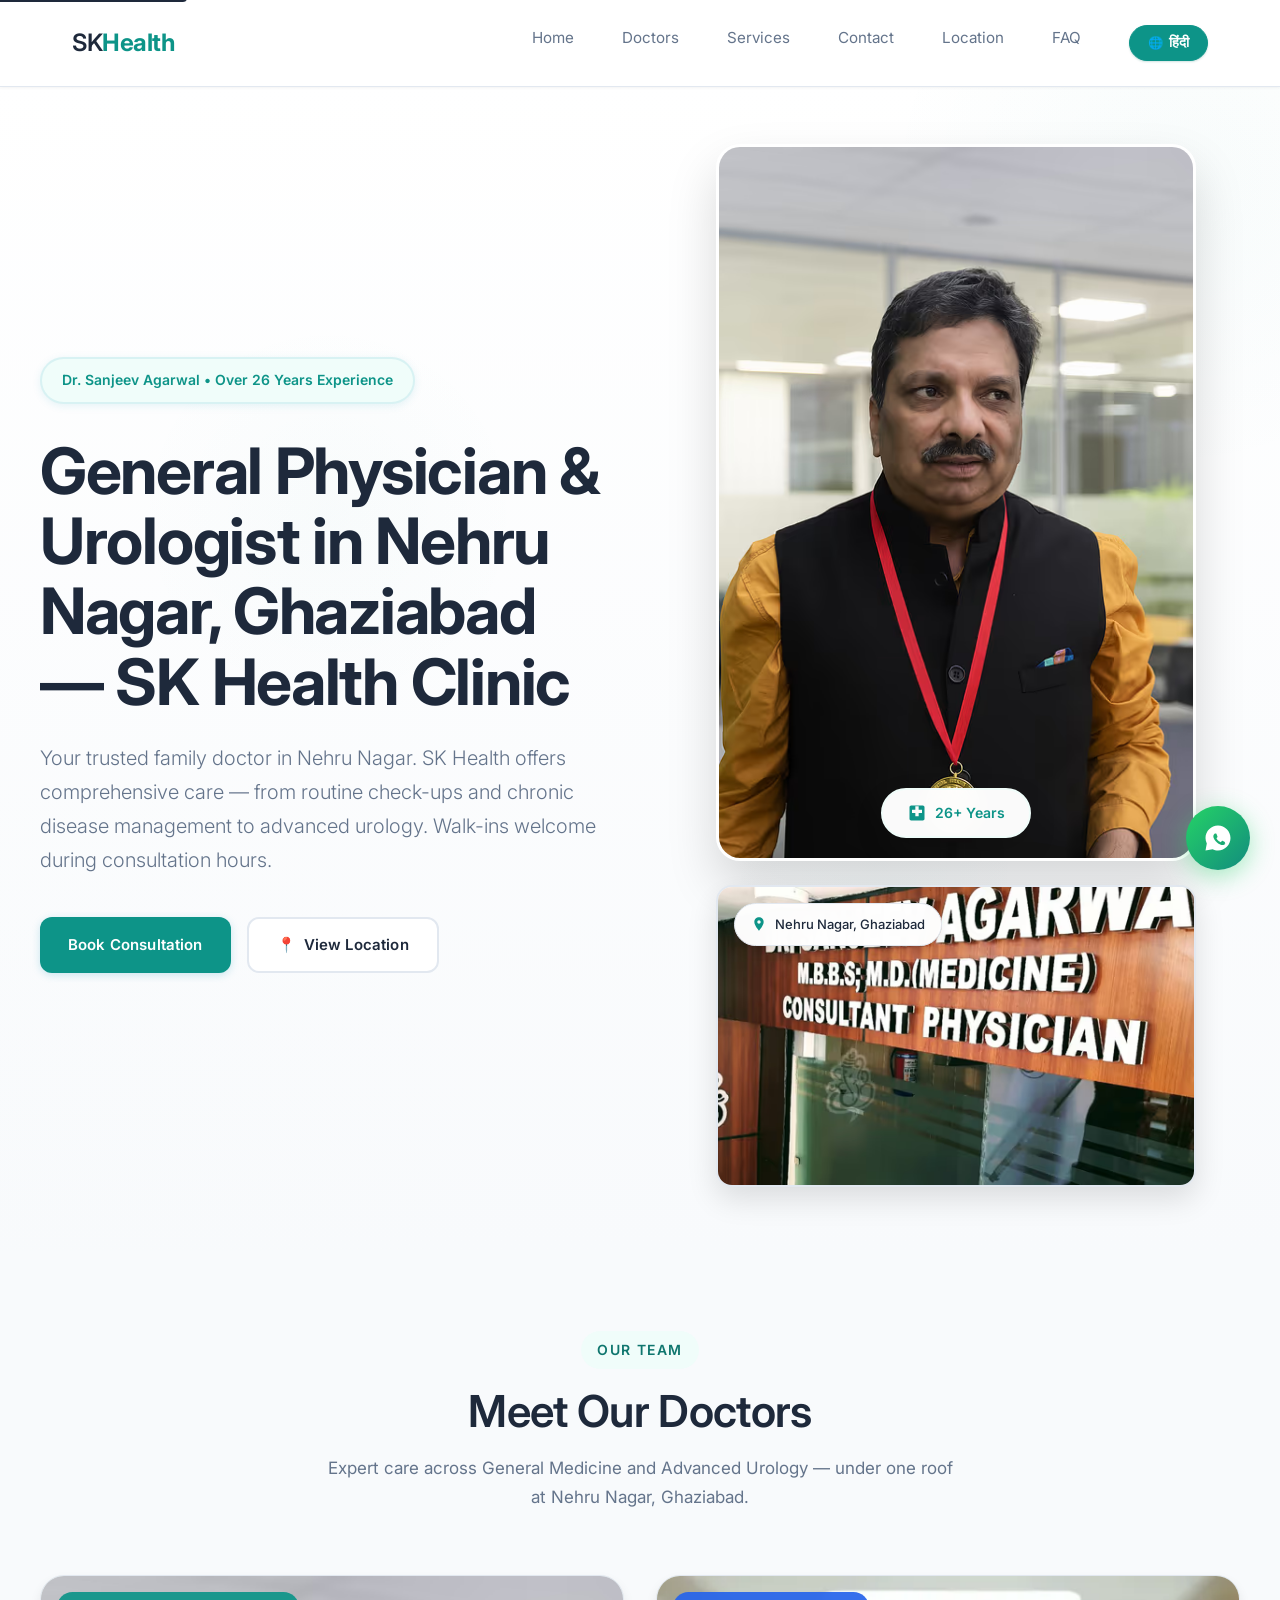
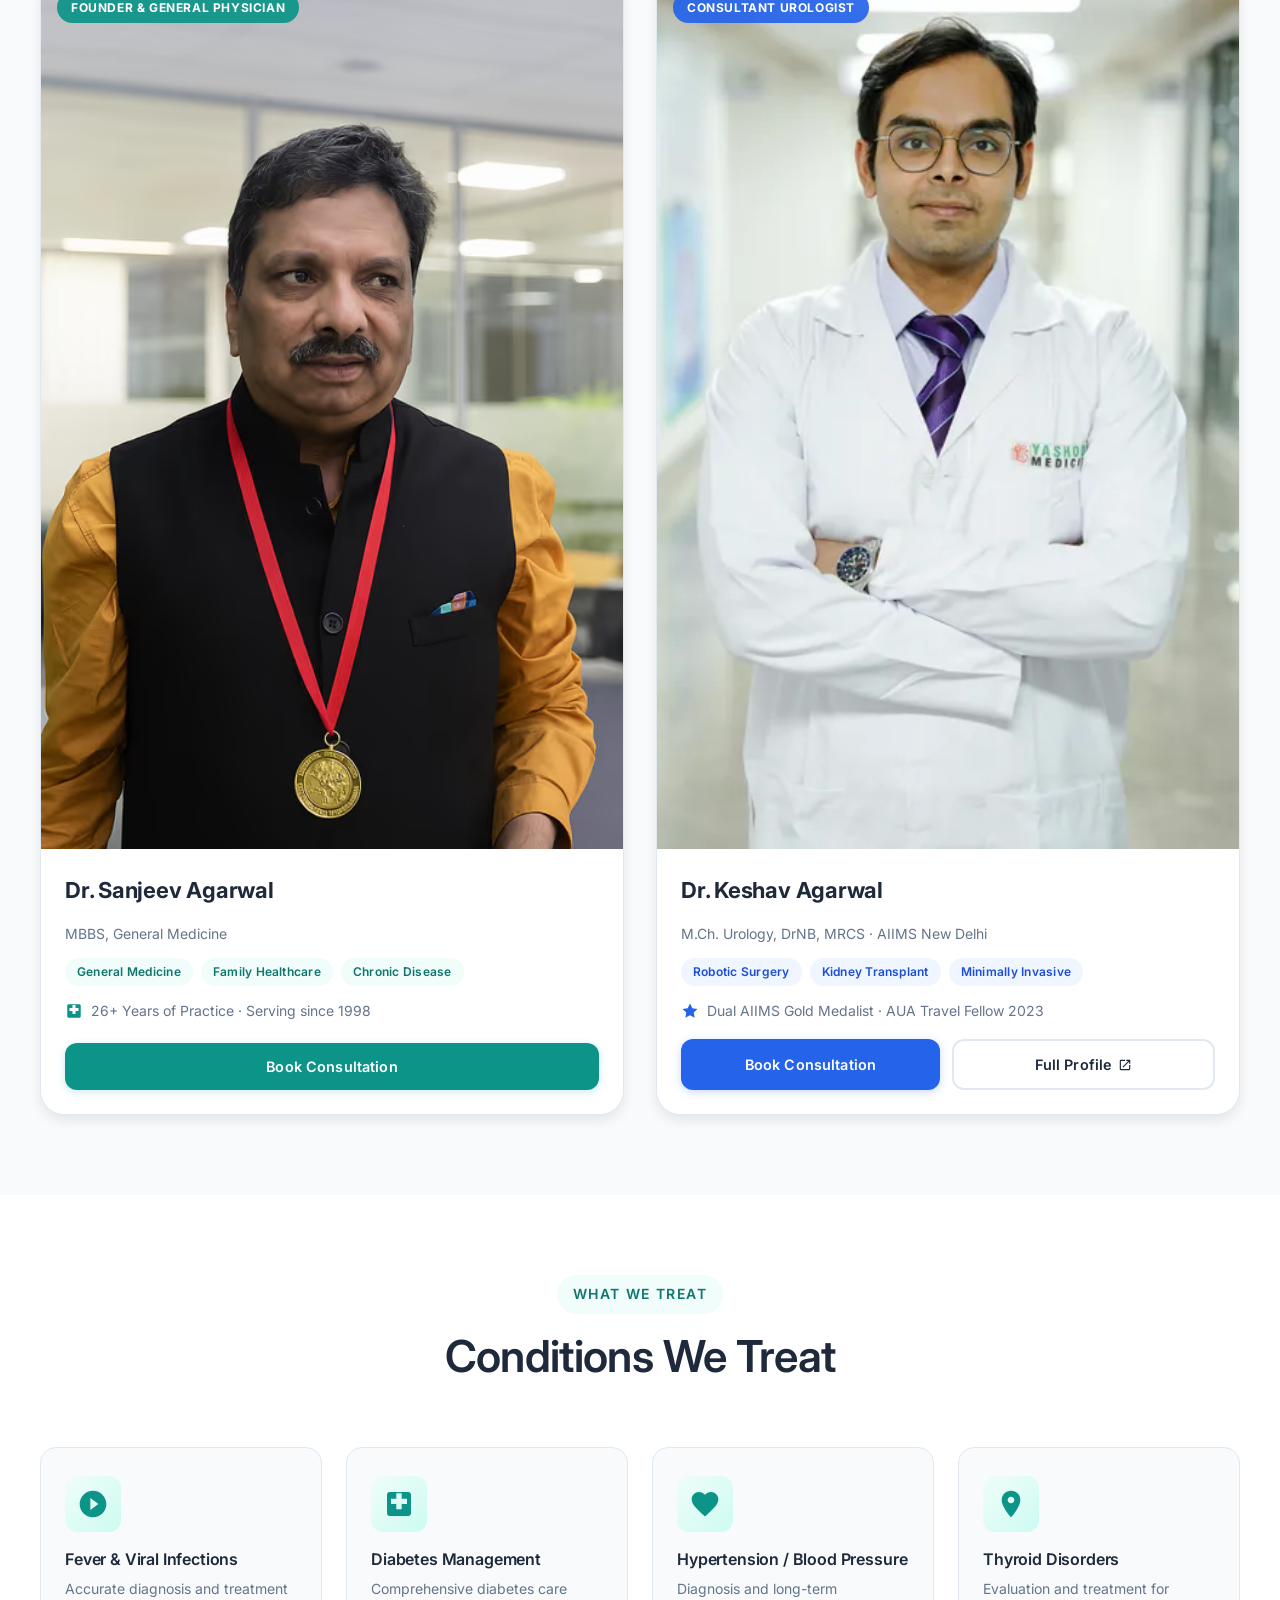
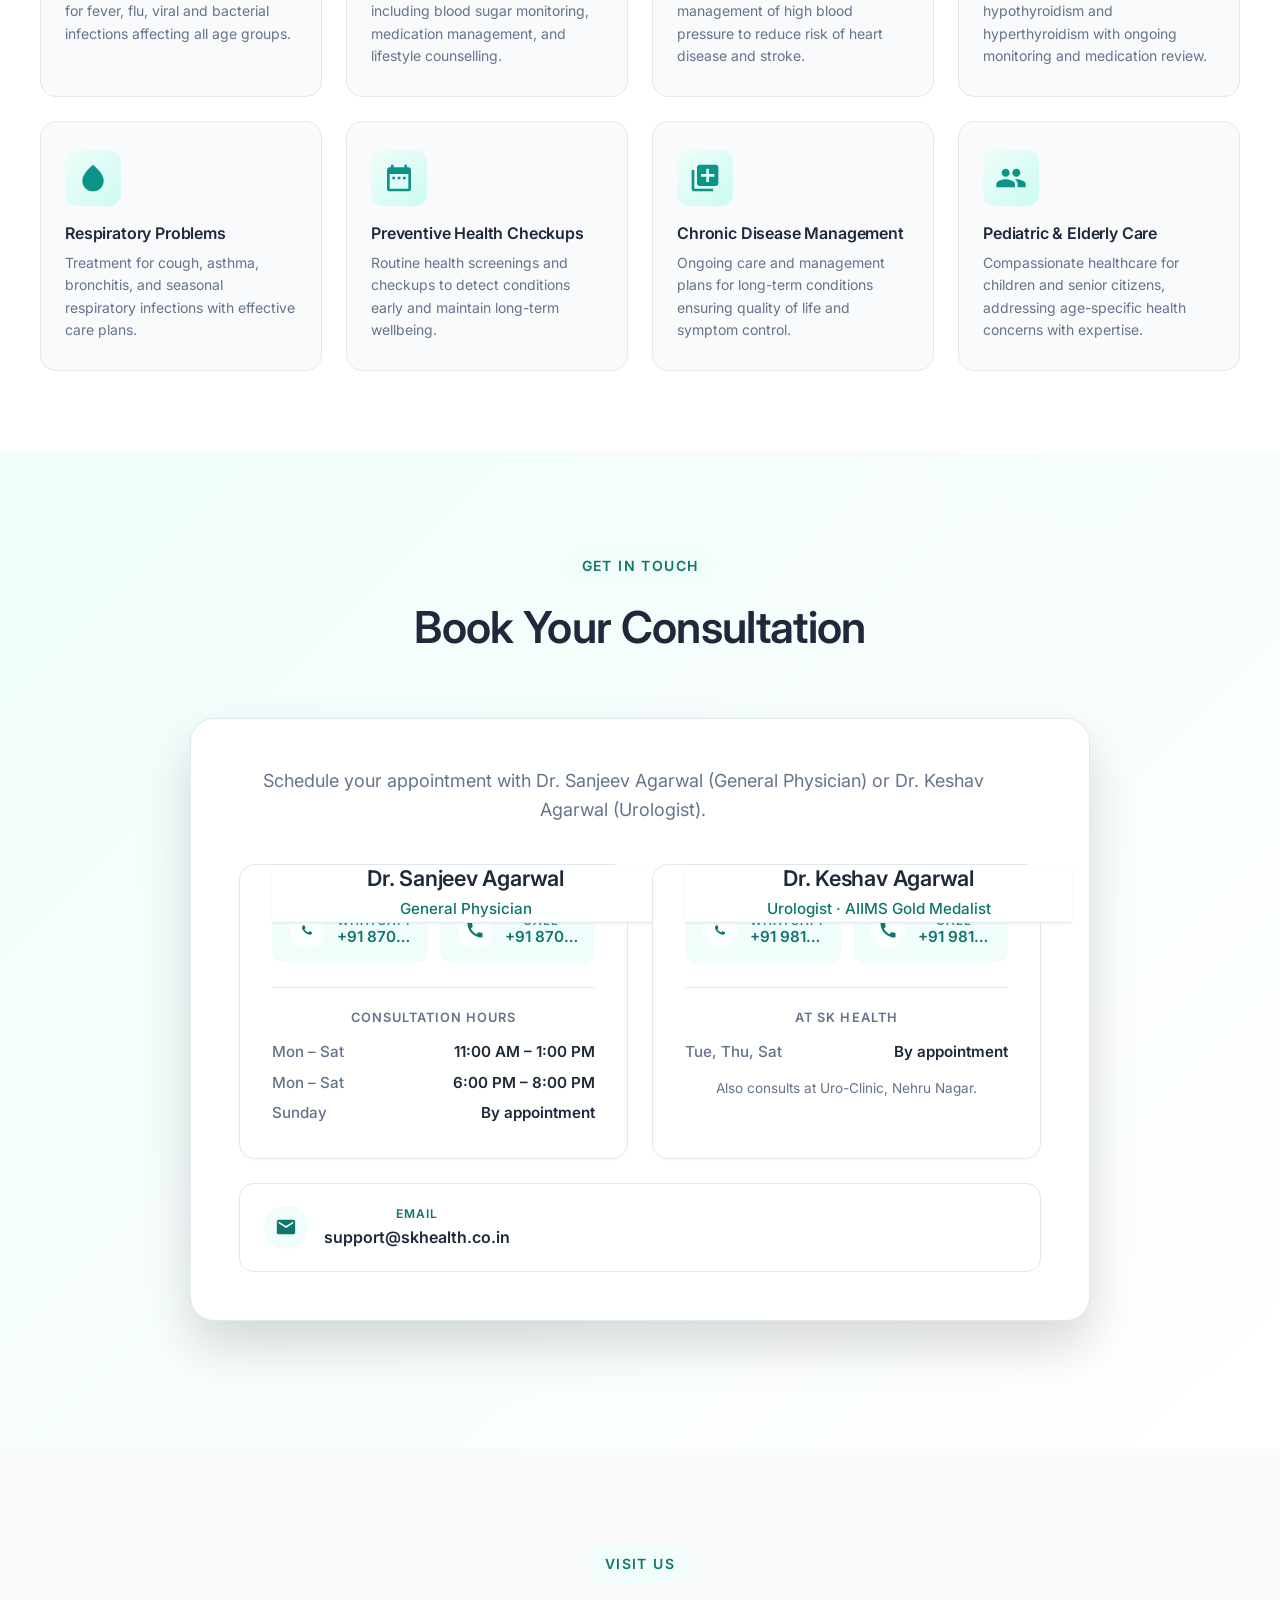
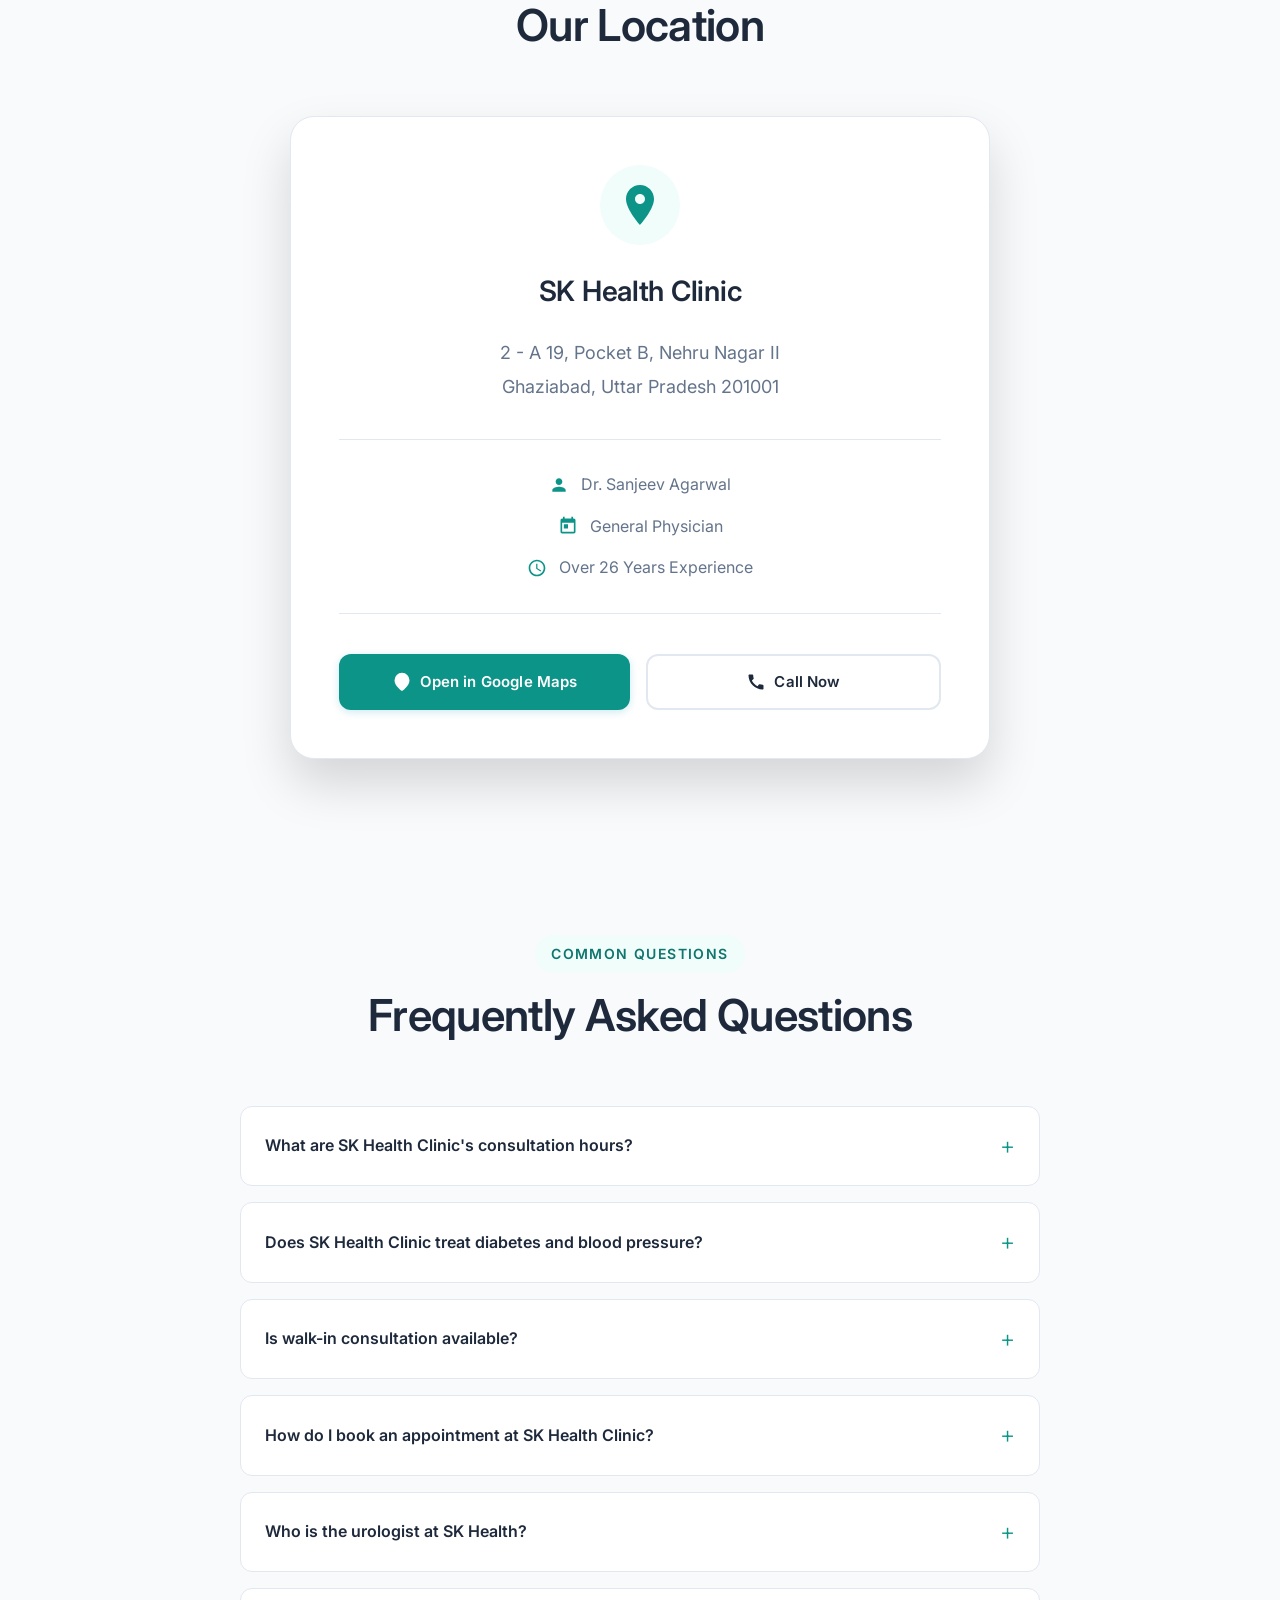
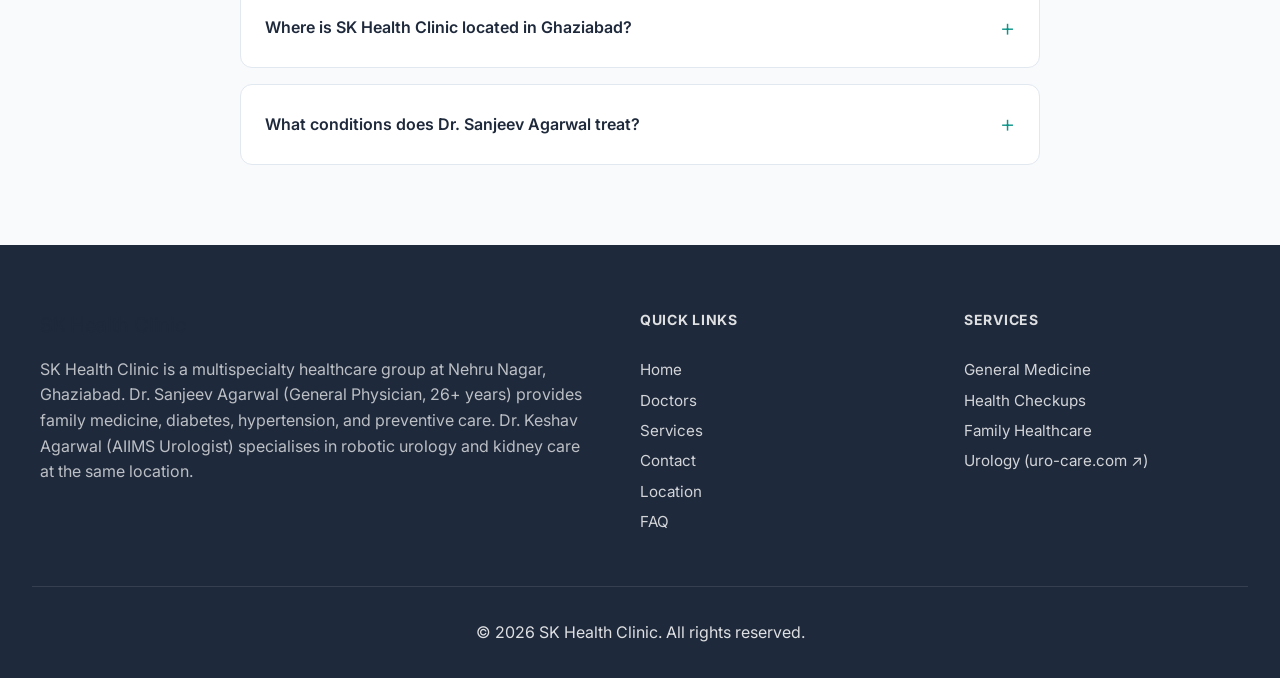
<file: index.html>
<!DOCTYPE html>
<html lang="en">
<head>
    <meta charset="UTF-8">
    <meta name="viewport" content="width=device-width, initial-scale=1.0">
    <title>General Physician &amp; Urologist, Nehru Nagar Ghaziabad | SK Health</title>

    <!-- Meta Description - appears in search results -->
    <meta name="description" content="SK Health Clinic, Nehru Nagar Ghaziabad. General Physician Dr. Sanjeev Agarwal and AIIMS Urologist Dr. Keshav Agarwal. Call +91 87004 91681.">

    <!-- Open Graph tags for social media sharing (Facebook, LinkedIn) -->
    <meta property="og:title" content="SK Health Clinic | General Medicine &amp; Urology, Ghaziabad">
    <meta property="og:description" content="Expert healthcare by Dr. Sanjeev Agarwal (General Physician) and Dr. Keshav Agarwal (AIIMS Urologist) at Nehru Nagar, Ghaziabad. Family care, diabetes, hypertension, kidney stones, robotic urology.">
    <meta property="og:image" content="https://skhealth.github.io/og-image.jpg">
    <meta property="og:image:width" content="1200">
    <meta property="og:image:height" content="630">
    <meta property="og:url" content="https://skhealth.github.io/">
    <meta property="og:type" content="website">
    <meta property="og:locale" content="en_IN">
    <meta property="og:site_name" content="SK Health Clinic">

    <!-- Twitter Card tags -->
    <meta name="twitter:card" content="summary_large_image">
    <meta name="twitter:title" content="SK Health Clinic | General Medicine &amp; Urology, Ghaziabad">
    <meta name="twitter:description" content="Expert family medicine and advanced urology at Nehru Nagar, Ghaziabad. Dr. Sanjeev Agarwal &amp; Dr. Keshav Agarwal (AIIMS Gold Medalist).">
    <meta name="twitter:image" content="https://skhealth.github.io/og-image.jpg">

    <!-- Additional SEO tags -->
    <meta name="robots" content="index, follow">
    <meta name="author" content="SK Health Clinic">
    <meta name="geo.region" content="IN-UP">
    <meta name="geo.placename" content="Ghaziabad">
    <meta name="geo.position" content="28.664477;77.4441578">
    <meta name="ICBM" content="28.664477, 77.4441578">

    <!-- LCP hero preload -->
    <link rel="preload" as="image" type="image/webp" href="hero-sanjeev-800.webp" fetchpriority="high"
          imagesrcset="hero-sanjeev-480.webp 480w, hero-sanjeev-800.webp 800w, hero-sanjeev-1200.webp 1200w"
          imagesizes="(max-width: 800px) 100vw, 400px">

    <!-- External stylesheet for better caching -->
    <link rel="stylesheet" href="styles.css?v=2026050204">

    <!-- Preconnect to Google Fonts for faster loading -->
    <link rel="preconnect" href="https://fonts.googleapis.com">
    <link rel="preconnect" href="https://fonts.gstatic.com" crossorigin>
    <link rel="preload" href="https://fonts.googleapis.com/css2?family=Inter:wght@300;400;500;600;700&display=swap" as="style" onload="this.onload=null;this.rel='stylesheet'">
    <noscript><link rel="stylesheet" href="https://fonts.googleapis.com/css2?family=Inter:wght@300;400;500;600;700&display=swap"></noscript>

    <!-- Canonical URL - prevents equity split between domains -->
    <link rel="canonical" href="https://skhealth.github.io/">

    <!-- Favicon -->
    <link rel="icon" href="/favicon.svg" type="image/svg+xml">
    <link rel="apple-touch-icon" href="/apple-touch-icon.png">
    <link rel="manifest" href="/manifest.webmanifest">

    <!-- Theme color for Android Chrome address bar -->
    <meta name="theme-color" content="#2563eb">
</head>
<body>
    <!-- Skip link for keyboard/screen reader users -->
    <a href="#home" class="skip-link" data-i18n-en="Skip to main content" data-i18n-hi="मुख्य सामग्री पर जाएं">Skip to main content</a>

    <!-- Header -->
    <header id="header">
        <nav>
            <div class="logo">SK<span>Health</span></div>
            <ul class="nav-menu" id="navMenu">
                <li><a href="#home" data-i18n-en="Home" data-i18n-hi="होम">Home</a></li>
                <li><a href="#doctors" data-i18n-en="Doctors" data-i18n-hi="डॉक्टर">Doctors</a></li>
                <li><a href="#services" data-i18n-en="Services" data-i18n-hi="सेवाएं">Services</a></li>
                <li><a href="#contact" data-i18n-en="Contact" data-i18n-hi="संपर्क">Contact</a></li>
                <li><a href="#location" data-i18n-en="Location" data-i18n-hi="स्थान">Location</a></li>
                <li><a href="#faq" data-i18n-en="FAQ" data-i18n-hi="सामान्य प्रश्न">FAQ</a></li>
                <li><button id="lang-toggle" class="lang-toggle" type="button" aria-pressed="false" aria-label="Switch language" data-i18n-en="हिंदी" data-i18n-hi="English">हिंदी</button></li>
            </ul>
            <button class="menu-toggle"
                    id="menuToggle"
                    aria-label="Toggle navigation menu"
                    aria-expanded="false"
                    aria-controls="navMenu">
                <span aria-hidden="true"></span>
                <span aria-hidden="true"></span>
                <span aria-hidden="true"></span>
            </button>
        </nav>
    </header>

    <!-- Hero Section with animated background -->
    <section class="hero" id="home" aria-label="Hero">
        <div class="hero-bg-shape"></div>
        <div class="hero-bg-shape"></div>
        <div class="hero-container">
            <div class="hero-content">
                <div class="hero-badge" data-i18n-en="Dr. Sanjeev Agarwal • Over 26 Years Experience" data-i18n-hi="डॉ. संजीव अग्रवाल • 26+ वर्षों का अनुभव">Dr. Sanjeev Agarwal • Over 26 Years Experience</div>
                <h1 data-i18n-en="General Physician & Urologist in Nehru Nagar, Ghaziabad — SK Health Clinic" data-i18n-hi="नेहरू नगर, गाज़ियाबाद में जनरल फिजिशियन और यूरोलॉजिस्ट — SK हेल्थ क्लिनिक">General Physician &amp; Urologist in Nehru Nagar, Ghaziabad — SK Health Clinic</h1>
                <p class="hero-description" data-i18n-en="Your trusted family doctor in Nehru Nagar. SK Health offers comprehensive care — from routine check-ups and chronic disease management to advanced urology. Walk-ins welcome during consultation hours." data-i18n-hi="नेहरू नगर में आपके भरोसेमंद पारिवारिक डॉक्टर। SK हेल्थ में नियमित जांच और पुरानी बीमारियों के प्रबंधन से लेकर उन्नत यूरोलॉजी तक, सम्पूर्ण देखभाल उपलब्ध है। परामर्श समय में वॉक-इन स्वागत है।">
                    Your trusted family doctor in Nehru Nagar. SK Health offers comprehensive care —
                    from routine check-ups and chronic disease management to advanced urology.
                    Walk-ins welcome during consultation hours.
                </p>
                <div class="hero-cta">
                    <a href="#contact" class="btn btn-primary" data-i18n-en="Book Consultation" data-i18n-hi="परामर्श बुक करें">
                        Book Consultation
                    </a>
                    <a href="#location" class="btn btn-secondary">
                        <span>📍</span> View Location
                    </a>
                </div>
            </div>
            <div class="hero-image">
                <div class="hero-image-wrapper">
                    <div class="hero-doctor-card">
                        <picture>
                            <source type="image/avif" srcset="hero-sanjeev-480.avif 480w, hero-sanjeev-800.avif 800w, hero-sanjeev-1200.avif 1200w" sizes="(max-width: 800px) 100vw, 400px">
                            <source type="image/webp" srcset="hero-sanjeev-480.webp 480w, hero-sanjeev-800.webp 800w, hero-sanjeev-1200.webp 1200w" sizes="(max-width: 800px) 100vw, 400px">
                            <img src="hero-sanjeev-800.webp"
                                 alt="Dr. Sanjeev Agarwal - General Physician with over 26 years of experience"
                                 width="400"
                                 height="600"
                                 loading="eager"
                                 fetchpriority="high"
                                 decoding="async"
                                 class="doctor-portrait">
                        </picture>
                        <div class="doctor-badge">
                            <svg width="20" height="20" fill="currentColor" viewBox="0 0 24 24" aria-hidden="true" focusable="false">
                                <path d="M19 3H5c-1.1 0-2 .9-2 2v14c0 1.1.9 2 2 2h14c1.1 0 2-.9 2-2V5c0-1.1-.9-2-2-2zm-1 9h-4v4h-4v-4H6v-4h4V4h4v4h4v4z"/>
                            </svg>
                            <span>26+ Years</span>
                        </div>
                    </div>
                    <div class="hero-facility-card">
                        <picture>
                            <source type="image/avif" srcset="exterior-640.avif 640w, exterior-1024.avif 1024w, exterior-1600.avif 1600w" sizes="(max-width: 800px) 100vw, 500px">
                            <source type="image/webp" srcset="exterior-640.webp 640w, exterior-1024.webp 1024w, exterior-1600.webp 1600w" sizes="(max-width: 800px) 100vw, 500px">
                            <img src="exterior-1024.webp"
                                 alt="SK Health Clinic - Professional medical facility in Nehru Nagar"
                                 width="500"
                                 height="300"
                                 loading="lazy"
                                 decoding="async"
                                 class="facility-image">
                        </picture>
                        <div class="facility-badge">
                            <svg width="16" height="16" fill="currentColor" viewBox="0 0 24 24" aria-hidden="true" focusable="false">
                                <path d="M12 2C8.13 2 5 5.13 5 9c0 5.25 7 13 7 13s7-7.75 7-13c0-3.87-3.13-7-7-7zm0 9.5c-1.38 0-2.5-1.12-2.5-2.5s1.12-2.5 2.5-2.5 2.5 1.12 2.5 2.5-1.12 2.5-2.5 2.5z"/>
                            </svg>
                            <span>Nehru Nagar, Ghaziabad</span>
                        </div>
                    </div>
                </div>
            </div>
        </div>
    </section>

    <!-- Meet Our Doctors Section -->
    <section class="doctors-section" id="doctors" aria-labelledby="doctors-heading">
        <div class="container">
            <div class="section-header">
                <div class="section-subtitle" data-i18n-en="Our Team" data-i18n-hi="हमारी टीम">Our Team</div>
                <h2 id="doctors-heading" data-i18n-en="Meet Our Doctors" data-i18n-hi="हमारे डॉक्टरों से मिलें">Meet Our Doctors</h2>
                <p class="section-intro" data-i18n-en="Expert care across General Medicine and Advanced Urology — under one roof at Nehru Nagar, Ghaziabad." data-i18n-hi="जनरल मेडिसिन और उन्नत यूरोलॉजी की विशेषज्ञ देखभाल — नेहरू नगर, गाज़ियाबाद में एक ही जगह।">Expert care across General Medicine and Advanced Urology — under one roof at Nehru Nagar, Ghaziabad.</p>
            </div>
            <div class="doctors-grid">

                <!-- Dr. Sanjeev Agarwal — Primary Doctor -->
                <div class="doctor-card doctor-card--primary fade-init">
                    <div class="doctor-card__badge doctor-card__badge--founder" data-i18n-en="Founder & General Physician" data-i18n-hi="संस्थापक और जनरल फिजिशियन">Founder &amp; General Physician</div>
                    <div class="doctor-card__portrait-wrap">
                        <picture>
                            <source type="image/avif" srcset="hero-sanjeev-480.avif 480w, hero-sanjeev-800.avif 800w" sizes="(max-width: 800px) 100vw, 400px">
                            <source type="image/webp" srcset="hero-sanjeev-480.webp 480w, hero-sanjeev-800.webp 800w" sizes="(max-width: 800px) 100vw, 400px">
                            <img src="hero-sanjeev-800.webp"
                                 alt="Dr. Sanjeev Agarwal - Founder and General Physician at SK Health Clinic"
                                 width="400" height="600"
                                 loading="lazy"
                                 decoding="async"
                                 class="doctor-card__portrait">
                        </picture>
                    </div>
                    <div class="doctor-card__body">
                        <h3 class="doctor-card__name">Dr. Sanjeev Agarwal</h3>
                        <p class="doctor-card__quals">MBBS, General Medicine</p>
                        <div class="doctor-card__tags">
                            <span class="doctor-tag doctor-tag--teal">General Medicine</span>
                            <span class="doctor-tag doctor-tag--teal">Family Healthcare</span>
                            <span class="doctor-tag doctor-tag--teal">Chronic Disease</span>
                        </div>
                        <div class="doctor-card__stat">
                            <svg width="18" height="18" fill="currentColor" viewBox="0 0 24 24" aria-hidden="true" focusable="false">
                                <path d="M19 3H5c-1.1 0-2 .9-2 2v14c0 1.1.9 2 2 2h14c1.1 0 2-.9 2-2V5c0-1.1-.9-2-2-2zm-1 9h-4v4h-4v-4H6v-4h4V4h4v4h4v4z"/>
                            </svg>
                            <span>26+ Years of Practice · Serving since 1998</span>
                        </div>
                        <div class="doctor-card__actions">
                            <a href="#contact" class="btn btn-primary doctor-card__cta" data-i18n-en="Book Consultation" data-i18n-hi="परामर्श बुक करें">Book Consultation</a>
                        </div>
                    </div>
                </div>

                <!-- Dr. Keshav Agarwal — Specialist -->
                <div class="doctor-card doctor-card--specialist fade-init">
                    <div class="doctor-card__badge doctor-card__badge--specialist" data-i18n-en="Consultant Urologist" data-i18n-hi="कंसल्टेंट यूरोलॉजिस्ट">Consultant Urologist</div>
                    <div class="doctor-card__portrait-wrap">
                        <picture>
                            <source type="image/webp" srcset="dr-keshav-front-400.webp">
                            <img src="dr-keshav-front-400.webp"
                                 alt="Dr. Keshav Agarwal - AIIMS Gold Medalist Consultant Urologist"
                                 width="400" height="600"
                                 loading="lazy"
                                 decoding="async"
                                 class="doctor-card__portrait">
                        </picture>
                    </div>
                    <div class="doctor-card__body">
                        <h3 class="doctor-card__name">Dr. Keshav Agarwal</h3>
                        <p class="doctor-card__quals">M.Ch. Urology, DrNB, MRCS · AIIMS New Delhi</p>
                        <div class="doctor-card__tags">
                            <span class="doctor-tag doctor-tag--blue">Robotic Surgery</span>
                            <span class="doctor-tag doctor-tag--blue">Kidney Transplant</span>
                            <span class="doctor-tag doctor-tag--blue">Minimally Invasive</span>
                        </div>
                        <div class="doctor-card__stat">
                            <svg width="18" height="18" fill="currentColor" viewBox="0 0 24 24" aria-hidden="true" focusable="false">
                                <path d="M12 2l3.09 6.26L22 9.27l-5 4.87 1.18 6.88L12 17.77l-6.18 3.25L7 14.14 2 9.27l6.91-1.01L12 2z"/>
                            </svg>
                            <span>Dual AIIMS Gold Medalist · AUA Travel Fellow 2023</span>
                        </div>
                        <div class="doctor-card__actions">
                            <a href="https://wa.me/919818442016?text=Hello%20Dr.%20Keshav,%20I%20would%20like%20to%20book%20a%20consultation."
                               target="_blank" rel="noopener noreferrer"
                               class="btn btn-primary doctor-card__cta" data-i18n-en="Book Consultation" data-i18n-hi="परामर्श बुक करें">Book Consultation</a>
                            <a href="https://uro-care.com/"
                               target="_blank" rel="noopener noreferrer"
                               class="btn btn-secondary doctor-card__cta--ext">
                                Full Profile
                                <svg width="14" height="14" fill="currentColor" viewBox="0 0 24 24" style="flex-shrink:0">
                                    <path d="M19 19H5V5h7V3H5a2 2 0 00-2 2v14a2 2 0 002 2h14a2 2 0 002-2v-7h-2v7zM14 3v2h3.59l-9.83 9.83 1.41 1.41L19 6.41V10h2V3h-7z"/>
                                </svg>
                            </a>
                        </div>
                    </div>
                </div>

            </div>
        </div>
    </section>

    <!-- Conditions / Services Section -->
    <section class="services-section" id="services" aria-labelledby="services-heading">
        <div class="container">
            <div class="section-header">
                <div class="section-subtitle" data-i18n-en="What We Treat" data-i18n-hi="हम क्या इलाज करते हैं">What We Treat</div>
                <h2 id="services-heading" data-i18n-en="Conditions We Treat" data-i18n-hi="हम जिन स्थितियों का इलाज करते हैं">Conditions We Treat</h2>
            </div>
            <div class="services-grid">
                <div class="service-card">
                    <div class="service-icon">
                        <svg width="32" height="32" fill="currentColor" viewBox="0 0 24 24" aria-hidden="true" focusable="false">
                            <path d="M12 2C6.48 2 2 6.48 2 12s4.48 10 10 10 10-4.48 10-10S17.52 2 12 2zm-2 14.5v-9l6 4.5-6 4.5z"/>
                        </svg>
                    </div>
                    <h3>Fever &amp; Viral Infections</h3>
                    <p>Accurate diagnosis and treatment for fever, flu, viral and bacterial infections affecting all age groups.</p>
                </div>
                <div class="service-card">
                    <div class="service-icon">
                        <svg width="32" height="32" fill="currentColor" viewBox="0 0 24 24" aria-hidden="true" focusable="false">
                            <path d="M19 3H5c-1.1 0-2 .9-2 2v14c0 1.1.9 2 2 2h14c1.1 0 2-.9 2-2V5c0-1.1-.9-2-2-2zm-1 9h-4v4h-4v-4H6v-4h4V4h4v4h4v4z"/>
                        </svg>
                    </div>
                    <h3>Diabetes Management</h3>
                    <p>Comprehensive diabetes care including blood sugar monitoring, medication management, and lifestyle counselling.</p>
                </div>
                <div class="service-card">
                    <div class="service-icon">
                        <svg width="32" height="32" fill="currentColor" viewBox="0 0 24 24" aria-hidden="true" focusable="false">
                            <path d="M12 21.35l-1.45-1.32C5.4 15.36 2 12.28 2 8.5 2 5.42 4.42 3 7.5 3c1.74 0 3.41.81 4.5 2.09C13.09 3.81 14.76 3 16.5 3 19.58 3 22 5.42 22 8.5c0 3.78-3.4 6.86-8.55 11.54L12 21.35z"/>
                        </svg>
                    </div>
                    <h3>Hypertension / Blood Pressure</h3>
                    <p>Diagnosis and long-term management of high blood pressure to reduce risk of heart disease and stroke.</p>
                </div>
                <div class="service-card">
                    <div class="service-icon">
                        <svg width="32" height="32" fill="currentColor" viewBox="0 0 24 24" aria-hidden="true" focusable="false">
                            <path d="M12 2C8.13 2 5 5.13 5 9c0 5.25 7 13 7 13s7-7.75 7-13c0-3.87-3.13-7-7-7zm0 9.5c-1.38 0-2.5-1.12-2.5-2.5s1.12-2.5 2.5-2.5 2.5 1.12 2.5 2.5-1.12 2.5-2.5 2.5z"/>
                        </svg>
                    </div>
                    <h3>Thyroid Disorders</h3>
                    <p>Evaluation and treatment for hypothyroidism and hyperthyroidism with ongoing monitoring and medication review.</p>
                </div>
                <div class="service-card">
                    <div class="service-icon">
                        <svg width="32" height="32" fill="currentColor" viewBox="0 0 24 24" aria-hidden="true" focusable="false">
                            <path d="M12 2c-5.33 4.55-8 8.48-8 11.8 0 4.98 3.8 8.2 8 8.2s8-3.22 8-8.2c0-3.32-2.67-7.25-8-11.8z"/>
                        </svg>
                    </div>
                    <h3>Respiratory Problems</h3>
                    <p>Treatment for cough, asthma, bronchitis, and seasonal respiratory infections with effective care plans.</p>
                </div>
                <div class="service-card">
                    <div class="service-icon">
                        <svg width="32" height="32" fill="currentColor" viewBox="0 0 24 24" aria-hidden="true" focusable="false">
                            <path d="M9 11H7v2h2v-2zm4 0h-2v2h2v-2zm4 0h-2v2h2v-2zm2-7h-1V2h-2v2H8V2H6v2H5c-1.11 0-1.99.9-1.99 2L3 20c0 1.1.89 2 2 2h14c1.1 0 2-.9 2-2V6c0-1.1-.9-2-2-2zm0 16H5V9h14v11z"/>
                        </svg>
                    </div>
                    <h3>Preventive Health Checkups</h3>
                    <p>Routine health screenings and checkups to detect conditions early and maintain long-term wellbeing.</p>
                </div>
                <div class="service-card">
                    <div class="service-icon">
                        <svg width="32" height="32" fill="currentColor" viewBox="0 0 24 24" aria-hidden="true" focusable="false">
                            <path d="M4 6H2v14c0 1.1.9 2 2 2h14v-2H4V6zm16-4H8c-1.1 0-2 .9-2 2v12c0 1.1.9 2 2 2h12c1.1 0 2-.9 2-2V4c0-1.1-.9-2-2-2zm-1 9h-4v4h-2v-4H9V9h4V5h2v4h4v2z"/>
                        </svg>
                    </div>
                    <h3>Chronic Disease Management</h3>
                    <p>Ongoing care and management plans for long-term conditions ensuring quality of life and symptom control.</p>
                </div>
                <div class="service-card">
                    <div class="service-icon">
                        <svg width="32" height="32" fill="currentColor" viewBox="0 0 24 24" aria-hidden="true" focusable="false">
                            <path d="M16 11c1.66 0 2.99-1.34 2.99-3S17.66 5 16 5c-1.66 0-3 1.34-3 3s1.34 3 3 3zm-8 0c1.66 0 2.99-1.34 2.99-3S9.66 5 8 5C6.34 5 5 6.34 5 8s1.34 3 3 3zm0 2c-2.33 0-7 1.17-7 3.5V19h14v-2.5c0-2.33-4.67-3.5-7-3.5zm8 0c-.29 0-.62.02-.97.05 1.16.84 1.97 1.97 1.97 3.45V19h6v-2.5c0-2.33-4.67-3.5-7-3.5z"/>
                        </svg>
                    </div>
                    <h3>Pediatric &amp; Elderly Care</h3>
                    <p>Compassionate healthcare for children and senior citizens, addressing age-specific health concerns with expertise.</p>
                </div>
            </div>
        </div>
    </section>

    <!-- Contact Section (moved before location) -->
    <section class="contact-section" id="contact" aria-labelledby="contact-heading">
        <div class="container">
            <div class="section-header">
                <div class="section-subtitle" data-i18n-en="Get in Touch" data-i18n-hi="संपर्क करें">Get in Touch</div>
                <h2 id="contact-heading" data-i18n-en="Book Your Consultation" data-i18n-hi="अपना परामर्श बुक करें">Book Your Consultation</h2>
            </div>
            <div class="contact-content">
                <div class="contact-main">
                    <p class="contact-intro" data-i18n-en="Schedule your appointment with Dr. Sanjeev Agarwal (General Physician) or Dr. Keshav Agarwal (Urologist)." data-i18n-hi="डॉ. संजीव अग्रवाल (जनरल फिजिशियन) या डॉ. केशव अग्रवाल (यूरोलॉजिस्ट) के साथ अपना अपॉइंटमेंट तय करें।">
                        Schedule your appointment with Dr. Sanjeev Agarwal (General Physician) or Dr. Keshav Agarwal (Urologist).
                    </p>

                    <div class="doctor-contact-grid">
                        <!-- Dr. Sanjeev Agarwal -->
                        <article class="doctor-contact-card fade-init" aria-labelledby="dc-sanjeev-name">
                            <header class="dc-head">
                                <h3 id="dc-sanjeev-name">Dr. Sanjeev Agarwal</h3>
                                <p class="dc-role" data-i18n-en="General Physician" data-i18n-hi="जनरल फिजिशियन">General Physician</p>
                            </header>
                            <div class="dc-methods">
                                <a class="dc-method dc-method-wa" href="https://wa.me/918700491681?text=Hello%20Dr.%20Sanjeev,%20I%20would%20like%20to%20book%20a%20consultation." target="_blank" rel="noopener noreferrer">
                                    <span class="dc-method-icon" aria-hidden="true">
                                        <svg width="20" height="20" fill="currentColor" viewBox="0 0 24 24" aria-hidden="true" focusable="false">
                                            <path d="M17.472 14.382c-.297-.149-1.758-.867-2.03-.967-.273-.099-.471-.149-.67.149-.197.297-.767.966-.94 1.164-.173.199-.347.223-.644.074-.297-.149-1.255-.462-2.39-1.475-.883-.788-1.48-1.761-1.653-2.059-.173-.297-.018-.458.13-.606.134-.133.297-.347.446-.521.151-.172.2-.296.3-.495.099-.198.05-.372-.025-.521-.075-.148-.669-1.611-.916-2.206-.242-.579-.487-.501-.669-.51l-.57-.01c-.198 0-.52.074-.792.372s-1.04 1.016-1.04 2.479 1.065 2.876 1.213 3.074c.149.198 2.095 3.2 5.076 4.487.709.306 1.263.489 1.694.626.712.226 1.36.194 1.872.118.571-.085 1.758-.719 2.006-1.413.248-.695.248-1.29.173-1.414z"/>
                                        </svg>
                                    </span>
                                    <span class="dc-method-text">
                                        <span class="dc-method-label" data-i18n-en="WhatsApp" data-i18n-hi="व्हाट्सएप">WhatsApp</span>
                                        <span class="dc-method-value">+91 87004 91681</span>
                                    </span>
                                </a>
                                <a class="dc-method dc-method-call" href="tel:+918700491681">
                                    <span class="dc-method-icon" aria-hidden="true">
                                        <svg width="20" height="20" fill="currentColor" viewBox="0 0 24 24" aria-hidden="true" focusable="false">
                                            <path d="M20.01 15.38c-1.23 0-2.42-.2-3.53-.56a.977.977 0 00-1.01.24l-1.57 1.97c-2.83-1.35-5.48-3.9-6.89-6.83l1.95-1.66c.27-.28.35-.67.24-1.02-.37-1.11-.56-2.3-.56-3.53 0-.54-.45-.99-.99-.99H4.19C3.65 3 3 3.24 3 3.99 3 13.28 10.73 21 20.01 21c.71 0 .99-.63.99-1.18v-3.45c0-.54-.45-.99-.99-.99z"/>
                                        </svg>
                                    </span>
                                    <span class="dc-method-text">
                                        <span class="dc-method-label" data-i18n-en="Call" data-i18n-hi="कॉल करें">Call</span>
                                        <span class="dc-method-value">+91 87004 91681</span>
                                    </span>
                                </a>
                            </div>
                            <div class="dc-hours">
                                <h4 data-i18n-en="Consultation Hours" data-i18n-hi="परामर्श समय">Consultation Hours</h4>
                                <dl class="dc-schedule">
                                    <div>
                                        <dt data-i18n-en="Mon – Sat" data-i18n-hi="सोम – शनि">Mon – Sat</dt>
                                        <dd>11:00 AM – 1:00 PM</dd>
                                    </div>
                                    <div>
                                        <dt data-i18n-en="Mon – Sat" data-i18n-hi="सोम – शनि">Mon – Sat</dt>
                                        <dd>6:00 PM – 8:00 PM</dd>
                                    </div>
                                    <div>
                                        <dt data-i18n-en="Sunday" data-i18n-hi="रविवार">Sunday</dt>
                                        <dd data-i18n-en="By appointment" data-i18n-hi="अपॉइंटमेंट द्वारा">By appointment</dd>
                                    </div>
                                </dl>
                            </div>
                        </article>

                        <!-- Dr. Keshav Agarwal -->
                        <article class="doctor-contact-card fade-init" aria-labelledby="dc-keshav-name">
                            <header class="dc-head">
                                <h3 id="dc-keshav-name">Dr. Keshav Agarwal</h3>
                                <p class="dc-role" data-i18n-en="Urologist · AIIMS Gold Medalist" data-i18n-hi="यूरोलॉजिस्ट · AIIMS स्वर्ण पदक विजेता">Urologist · AIIMS Gold Medalist</p>
                            </header>
                            <div class="dc-methods">
                                <a class="dc-method dc-method-wa" href="https://wa.me/919818442016?text=Hello%20Dr.%20Keshav,%20I%20would%20like%20to%20book%20a%20consultation." target="_blank" rel="noopener noreferrer">
                                    <span class="dc-method-icon" aria-hidden="true">
                                        <svg width="20" height="20" fill="currentColor" viewBox="0 0 24 24" aria-hidden="true" focusable="false">
                                            <path d="M17.472 14.382c-.297-.149-1.758-.867-2.03-.967-.273-.099-.471-.149-.67.149-.197.297-.767.966-.94 1.164-.173.199-.347.223-.644.074-.297-.149-1.255-.462-2.39-1.475-.883-.788-1.48-1.761-1.653-2.059-.173-.297-.018-.458.13-.606.134-.133.297-.347.446-.521.151-.172.2-.296.3-.495.099-.198.05-.372-.025-.521-.075-.148-.669-1.611-.916-2.206-.242-.579-.487-.501-.669-.51l-.57-.01c-.198 0-.52.074-.792.372s-1.04 1.016-1.04 2.479 1.065 2.876 1.213 3.074c.149.198 2.095 3.2 5.076 4.487.709.306 1.263.489 1.694.626.712.226 1.36.194 1.872.118.571-.085 1.758-.719 2.006-1.413.248-.695.248-1.29.173-1.414z"/>
                                        </svg>
                                    </span>
                                    <span class="dc-method-text">
                                        <span class="dc-method-label" data-i18n-en="WhatsApp" data-i18n-hi="व्हाट्सएप">WhatsApp</span>
                                        <span class="dc-method-value">+91 98184 42016</span>
                                    </span>
                                </a>
                                <a class="dc-method dc-method-call" href="tel:+919818442016">
                                    <span class="dc-method-icon" aria-hidden="true">
                                        <svg width="20" height="20" fill="currentColor" viewBox="0 0 24 24" aria-hidden="true" focusable="false">
                                            <path d="M20.01 15.38c-1.23 0-2.42-.2-3.53-.56a.977.977 0 00-1.01.24l-1.57 1.97c-2.83-1.35-5.48-3.9-6.89-6.83l1.95-1.66c.27-.28.35-.67.24-1.02-.37-1.11-.56-2.3-.56-3.53 0-.54-.45-.99-.99-.99H4.19C3.65 3 3 3.24 3 3.99 3 13.28 10.73 21 20.01 21c.71 0 .99-.63.99-1.18v-3.45c0-.54-.45-.99-.99-.99z"/>
                                        </svg>
                                    </span>
                                    <span class="dc-method-text">
                                        <span class="dc-method-label" data-i18n-en="Call" data-i18n-hi="कॉल करें">Call</span>
                                        <span class="dc-method-value">+91 98184 42016</span>
                                    </span>
                                </a>
                            </div>
                            <div class="dc-hours">
                                <h4 data-i18n-en="At SK Health" data-i18n-hi="SK हेल्थ में">At SK Health</h4>
                                <dl class="dc-schedule">
                                    <div>
                                        <dt data-i18n-en="Tue, Thu, Sat" data-i18n-hi="मंगल, गुरु, शनि">Tue, Thu, Sat</dt>
                                        <dd data-i18n-en="By appointment" data-i18n-hi="अपॉइंटमेंट द्वारा">By appointment</dd>
                                    </div>
                                </dl>
                                <p class="dc-note" data-i18n-en="Also consults at Uro-Clinic, Nehru Nagar." data-i18n-hi="नेहरू नगर स्थित यूरो-क्लिनिक में भी परामर्श उपलब्ध।">Also consults at Uro-Clinic, Nehru Nagar.</p>
                            </div>
                        </article>
                    </div>

                    <a class="contact-email-tile fade-init" href="mailto:support@skhealth.co.in">
                        <span class="dc-method-icon" aria-hidden="true">
                            <svg width="22" height="22" fill="currentColor" viewBox="0 0 24 24" aria-hidden="true" focusable="false">
                                <path d="M20 4H4c-1.1 0-1.99.9-1.99 2L2 18c0 1.1.9 2 2 2h16c1.1 0 2-.9 2-2V6c0-1.1-.9-2-2-2zm0 4l-8 5-8-5V6l8 5 8-5v2z"/>
                            </svg>
                        </span>
                        <span class="contact-email-text">
                            <span class="contact-email-label" data-i18n-en="Email" data-i18n-hi="ईमेल">Email</span>
                            <span class="contact-email-value">support@skhealth.co.in</span>
                        </span>
                    </a>
                </div>
            </div>
        </div>
    </section>

    <!-- Location Section (Clean & Simple) -->
    <section class="location-section" id="location" aria-labelledby="location-heading">
        <div class="container">
            <div class="section-header">
                <div class="section-subtitle" data-i18n-en="Visit Us" data-i18n-hi="हमसे मिलें">Visit Us</div>
                <h2 id="location-heading" data-i18n-en="Our Location" data-i18n-hi="हमारा स्थान">Our Location</h2>
            </div>
            <div class="location-content">
                <div class="location-main-card fade-init">
                    <div class="location-icon">
                        <svg width="48" height="48" fill="currentColor" viewBox="0 0 24 24" aria-hidden="true" focusable="false">
                            <path d="M12 2C8.13 2 5 5.13 5 9c0 5.25 7 13 7 13s7-7.75 7-13c0-3.87-3.13-7-7-7zm0 9.5c-1.38 0-2.5-1.12-2.5-2.5s1.12-2.5 2.5-2.5 2.5 1.12 2.5 2.5-1.12 2.5-2.5 2.5z"/>
                        </svg>
                    </div>
                    <h3>SK Health Clinic</h3>
                    <div class="location-address">
                        <p>2 - A 19, Pocket B, Nehru Nagar II</p>
                        <p>Ghaziabad, Uttar Pradesh 201001</p>
                    </div>
                    <div class="location-doctor-info">
                        <div class="doctor-info-item">
                            <svg width="20" height="20" fill="currentColor" viewBox="0 0 24 24" aria-hidden="true" focusable="false">
                                <path d="M12 12c2.21 0 4-1.79 4-4s-1.79-4-4-4-4 1.79-4 4 1.79 4 4 4zm0 2c-2.67 0-8 1.34-8 4v2h16v-2c0-2.66-5.33-4-8-4z"/>
                            </svg>
                            <span>Dr. Sanjeev Agarwal</span>
                        </div>
                        <div class="doctor-info-item">
                            <svg width="20" height="20" fill="currentColor" viewBox="0 0 24 24" aria-hidden="true" focusable="false">
                                <path d="M19 3h-1V1h-2v2H8V1H6v2H5c-1.11 0-1.99.9-1.99 2L3 19c0 1.1.89 2 2 2h14c1.1 0 2-.9 2-2V5c0-1.1-.9-2-2-2zm0 16H5V8h14v11zM7 10h5v5H7z"/>
                            </svg>
                            <span data-i18n-en="General Physician" data-i18n-hi="जनरल फिजिशियन">General Physician</span>
                        </div>
                        <div class="doctor-info-item">
                            <svg width="20" height="20" fill="currentColor" viewBox="0 0 24 24" aria-hidden="true" focusable="false">
                                <path d="M11.99 2C6.47 2 2 6.48 2 12s4.47 10 9.99 10C17.52 22 22 17.52 22 12S17.52 2 11.99 2zM12 20c-4.42 0-8-3.58-8-8s3.58-8 8-8 8 3.58 8 8-3.58 8-8 8zm.5-13H11v6l5.25 3.15.75-1.23-4.5-2.67z"/>
                            </svg>
                            <span data-i18n-en="Over 26 Years Experience" data-i18n-hi="26+ वर्षों का अनुभव">Over 26 Years Experience</span>
                        </div>
                    </div>
                    <div class="location-actions">
                        <a href="https://maps.google.com/?q=28.664477,77.4441578"
                           target="_blank"
                           rel="noopener noreferrer"
                           class="btn btn-primary">
                            <svg width="20" height="20" fill="currentColor" viewBox="0 0 24 24" aria-hidden="true" focusable="false">
                                <path d="M21 10c0 7-9 13-9 13s-9-6-9-13a9 9 0 0 1 18 0z"/>
                                <circle cx="12" cy="10" r="3"/>
                            </svg>
                            Open in Google Maps
                        </a>
                        <a href="tel:+918700491681" class="btn btn-secondary">
                            <svg width="20" height="20" fill="currentColor" viewBox="0 0 24 24" aria-hidden="true" focusable="false">
                                <path d="M20.01 15.38c-1.23 0-2.42-.2-3.53-.56a.977.977 0 00-1.01.24l-1.57 1.97c-2.83-1.35-5.48-3.9-6.89-6.83l1.95-1.66c.27-.28.35-.67.24-1.02-.37-1.11-.56-2.3-.56-3.53 0-.54-.45-.99-.99-.99H4.19C3.65 3 3 3.24 3 3.99 3 13.28 10.73 21 20.01 21c.71 0 .99-.63.99-1.18v-3.45c0-.54-.45-.99-.99-.99z"/>
                            </svg>
                            Call Now
                        </a>
                    </div>
                </div>
            </div>
        </div>
    </section>

    <!-- FAQ Section -->
    <section class="faq-section" id="faq" aria-labelledby="faq-heading">
        <div class="container">
            <div class="section-header">
                <div class="section-subtitle" data-i18n-en="Common Questions" data-i18n-hi="सामान्य प्रश्न">Common Questions</div>
                <h2 id="faq-heading" data-i18n-en="Frequently Asked Questions" data-i18n-hi="अक्सर पूछे जाने वाले प्रश्न">Frequently Asked Questions</h2>
            </div>
            <div class="faq-list">
                <details class="faq-item">
                    <summary class="faq-q">What are SK Health Clinic's consultation hours?</summary>
                    <p>SK Health Clinic is open <strong>Monday to Saturday</strong>. Dr. Sanjeev Agarwal (General Physician) consults 11:00 AM – 1:00 PM and 6:00 PM – 8:00 PM. Dr. Keshav Agarwal (Urologist) consults at Nehru Nagar on Monday, Wednesday &amp; Friday evenings, and at the SK Health premises on Tuesday, Thursday &amp; Saturday. Sunday is by appointment only.</p>
                </details>
                <details class="faq-item">
                    <summary class="faq-q">Does SK Health Clinic treat diabetes and blood pressure?</summary>
                    <p>Yes. Diabetes management and hypertension (blood pressure) treatment are core services. Dr. Sanjeev Agarwal provides diagnosis, medication management, and ongoing monitoring for both conditions.</p>
                </details>
                <details class="faq-item">
                    <summary class="faq-q">Is walk-in consultation available?</summary>
                    <p>Yes, walk-in patients are welcome during regular consultation hours (11 AM–1 PM and 6 PM–8 PM, Monday to Saturday). No prior appointment needed.</p>
                </details>
                <details class="faq-item">
                    <summary class="faq-q">How do I book an appointment at SK Health Clinic?</summary>
                    <p>For General Medicine, call or WhatsApp Dr. Sanjeev Agarwal at <strong>+91 87004 91681</strong>. For Urology, call or WhatsApp Dr. Keshav Agarwal at <strong>+91 98184 42016</strong>. You can also email support@skhealth.co.in or walk in during consultation hours.</p>
                </details>
                <details class="faq-item">
                    <summary class="faq-q">Who is the urologist at SK Health?</summary>
                    <p>Dr. Keshav Agarwal — AIIMS New Delhi (MBBS, MS Surgery, M.Ch. Urology), DrNB Urology, MRCS — is the consultant urologist. He specialises in robotic surgery, kidney transplantation, kidney stones and urological oncology. He consults at the Nehru Nagar clinic on Monday, Wednesday &amp; Friday, and at SK Health on Tuesday, Thursday &amp; Saturday. Visit <a href="https://uro-care.com/" target="_blank" rel="noopener noreferrer">uro-care.com</a> for his full profile.</p>
                </details>
                <details class="faq-item">
                    <summary class="faq-q">Where is SK Health Clinic located in Ghaziabad?</summary>
                    <p>SK Health Clinic is located at <strong>2-A 19, Pocket B, Nehru Nagar II, Ghaziabad, Uttar Pradesh 201001</strong>. It is easily accessible from Nehru Nagar and nearby areas.</p>
                </details>
                <details class="faq-item">
                    <summary class="faq-q">What conditions does Dr. Sanjeev Agarwal treat?</summary>
                    <p>Dr. Agarwal treats fever and viral infections, diabetes, hypertension, thyroid disorders, respiratory problems (cough, asthma), and provides preventive health checkups and chronic disease management for all age groups including children and senior citizens.</p>
                </details>
            </div>
        </div>
    </section>

    <!-- Footer -->
    <footer>
        <div class="footer-content">
            <div class="footer-brand">
                <h3>SK Health Clinic</h3>
                <p>SK Health Clinic is a multispecialty healthcare group at Nehru Nagar, Ghaziabad.
                   Dr. Sanjeev Agarwal (General Physician, 26+ years) provides family medicine, diabetes,
                   hypertension, and preventive care. Dr. Keshav Agarwal (AIIMS Urologist) specialises in
                   robotic urology and kidney care at the same location.</p>
            </div>
            <div class="footer-links">
                <h4 data-i18n-en="Quick Links" data-i18n-hi="त्वरित लिंक">Quick Links</h4>
                <ul>
                    <li><a href="#home" data-i18n-en="Home" data-i18n-hi="होम">Home</a></li>
                    <li><a href="#doctors" data-i18n-en="Doctors" data-i18n-hi="डॉक्टर">Doctors</a></li>
                    <li><a href="#services" data-i18n-en="Services" data-i18n-hi="सेवाएं">Services</a></li>
                    <li><a href="#contact" data-i18n-en="Contact" data-i18n-hi="संपर्क">Contact</a></li>
                    <li><a href="#location" data-i18n-en="Location" data-i18n-hi="स्थान">Location</a></li>
                    <li><a href="#faq" data-i18n-en="FAQ" data-i18n-hi="सामान्य प्रश्न">FAQ</a></li>
                </ul>
            </div>
            <div class="footer-links">
                <h4 data-i18n-en="Services" data-i18n-hi="सेवाएं">Services</h4>
                <ul>
                    <li><a href="#services" data-i18n-en="General Medicine" data-i18n-hi="जनरल मेडिसिन">General Medicine</a></li>
                    <li><a href="#services" data-i18n-en="Health Checkups" data-i18n-hi="स्वास्थ्य जांच">Health Checkups</a></li>
                    <li><a href="#services" data-i18n-en="Family Healthcare" data-i18n-hi="पारिवारिक स्वास्थ्य सेवा">Family Healthcare</a></li>
                    <li><a href="https://uro-care.com/" target="_blank" rel="noopener noreferrer">Urology (uro-care.com ↗)</a></li>
                </ul>
            </div>
        </div>
        <div class="footer-bottom">
            <p data-i18n-en="© 2026 SK Health Clinic. All rights reserved." data-i18n-hi="© 2026 SK हेल्थ क्लिनिक। सर्वाधिकार सुरक्षित।">&copy; 2026 SK Health Clinic. All rights reserved.</p>
        </div>
    </footer>

    <!-- Schema.org structured data for search engines -->
    <script type="application/ld+json">
    {
      "@context": "https://schema.org",
      "@graph": [
        {
          "@type": ["MedicalClinic", "LocalBusiness"],
          "@id": "https://skhealth.github.io/#clinic",
          "name": "SK Health Clinic",
          "description": "Multispecialty healthcare group in Nehru Nagar, Ghaziabad — General Medicine by Dr. Sanjeev Agarwal and Advanced Urology by Dr. Keshav Agarwal (AIIMS Gold Medalist).",
          "image": "https://skhealth.github.io/logo-512.png",
          "logo": {
            "@type": "ImageObject",
            "url": "https://skhealth.github.io/logo-512.png",
            "width": 512,
            "height": 512
          },
          "url": "https://skhealth.github.io/",
          "telephone": "+918700491681",
          "email": "support@skhealth.co.in",
          "isAcceptingNewPatients": true,
          "address": {
            "@type": "PostalAddress",
            "streetAddress": "2 - A 19, Pocket B, Nehru Nagar II",
            "addressLocality": "Ghaziabad",
            "addressRegion": "Uttar Pradesh",
            "postalCode": "201001",
            "addressCountry": "IN"
          },
          "geo": {
            "@type": "GeoCoordinates",
            "latitude": 28.664477,
            "longitude": 77.4441578
          },
          "openingHoursSpecification": [
            {
              "@type": "OpeningHoursSpecification",
              "dayOfWeek": ["Monday", "Tuesday", "Wednesday", "Thursday", "Friday", "Saturday"],
              "opens": "11:00",
              "closes": "13:00"
            },
            {
              "@type": "OpeningHoursSpecification",
              "dayOfWeek": ["Monday", "Tuesday", "Wednesday", "Thursday", "Friday", "Saturday"],
              "opens": "18:00",
              "closes": "20:00"
            }
          ],
          "priceRange": "$$",
          "medicalSpecialty": ["General Practice", "Urology"],
          "areaServed": [
            { "@type": "City", "name": "Ghaziabad" },
            { "@type": "Neighborhood", "name": "Nehru Nagar" }
          ],
          "availableService": [
            { "@type": "MedicalTherapy", "name": "Diabetes Management" },
            { "@type": "MedicalTherapy", "name": "Hypertension Treatment" },
            { "@type": "MedicalProcedure", "name": "General Health Checkup" },
            { "@type": "MedicalTherapy", "name": "Fever and Infection Treatment" },
            { "@type": "MedicalTherapy", "name": "Thyroid Disorder Management" },
            { "@type": "MedicalTherapy", "name": "Family Healthcare" },
            { "@type": "MedicalProcedure", "name": "Kidney Stone Treatment" },
            { "@type": "MedicalProcedure", "name": "Robotic Urology Surgery" },
            { "@type": "MedicalProcedure", "name": "Kidney Transplantation" }
          ]
        },
        {
          "@type": "Physician",
          "@id": "https://skhealth.github.io/#physician-sanjeev",
          "name": "Dr. Sanjeev Agarwal",
          "medicalSpecialty": "General Practice",
          "worksFor": { "@id": "https://skhealth.github.io/#clinic" },
          "telephone": "+918700491681",
          "image": "https://skhealth.github.io/hero-sanjeev-800.webp",
          "hasCredential": [
            { "@type": "EducationalOccupationalCredential", "credentialCategory": "degree", "educationalLevel": "MBBS" }
          ],
          "knowsAbout": ["Fever", "Diabetes", "Hypertension", "Thyroid Disorders", "Family Medicine", "Preventive Care"]
        },
        {
          "@type": "Physician",
          "@id": "https://skhealth.github.io/#physician-keshav",
          "name": "Dr. Keshav Agarwal",
          "medicalSpecialty": ["Urology", "Robotic Surgery", "Kidney Transplantation"],
          "worksFor": { "@id": "https://skhealth.github.io/#clinic" },
          "url": "https://uro-care.com/",
          "telephone": "+919818442016",
          "image": "https://skhealth.github.io/dr-keshav-front-400.webp",
          "sameAs": [
            "https://uro-care.com/",
            "https://www.linkedin.com/in/keshav-agarwal-25ab6b80/"
          ],
          "hasCredential": [
            { "@type": "EducationalOccupationalCredential", "credentialCategory": "degree", "educationalLevel": "MBBS", "recognizedBy": { "@type": "Organization", "name": "AIIMS, New Delhi" } },
            { "@type": "EducationalOccupationalCredential", "credentialCategory": "degree", "educationalLevel": "MS Surgery", "recognizedBy": { "@type": "Organization", "name": "AIIMS, New Delhi" } },
            { "@type": "EducationalOccupationalCredential", "credentialCategory": "degree", "educationalLevel": "M.Ch. Urology", "recognizedBy": { "@type": "Organization", "name": "AIIMS, New Delhi" } },
            { "@type": "EducationalOccupationalCredential", "credentialCategory": "degree", "educationalLevel": "DrNB Urology" },
            { "@type": "EducationalOccupationalCredential", "credentialCategory": "degree", "educationalLevel": "MRCS", "recognizedBy": { "@type": "Organization", "name": "Royal College of Surgeons of Edinburgh" } }
          ],
          "award": ["MBBS Gold Medal - AIIMS New Delhi", "MS Surgery Gold Medal - AIIMS New Delhi"],
          "knowsAbout": ["Kidney Stones", "Robotic Surgery", "Kidney Transplantation", "Prostate Surgery", "Urological Oncology", "Minimally Invasive Urology"]
        },
        {
          "@type": "WebSite",
          "@id": "https://skhealth.github.io/#website",
          "url": "https://skhealth.github.io/",
          "name": "SK Health Clinic",
          "publisher": { "@id": "https://skhealth.github.io/#clinic" },
          "potentialAction": {
            "@type": "SearchAction",
            "target": "https://skhealth.github.io/?q={search_term_string}",
            "query-input": "required name=search_term_string"
          }
        },
        {
          "@type": "BreadcrumbList",
          "@id": "https://skhealth.github.io/#breadcrumbs",
          "itemListElement": [
            { "@type": "ListItem", "position": 1, "name": "Home", "item": "https://skhealth.github.io/" }
          ]
        },
        {
          "@type": "FAQPage",
          "mainEntity": [
            {
              "@type": "Question",
              "name": "What are SK Health Clinic's consultation hours?",
              "acceptedAnswer": {
                "@type": "Answer",
                "text": "SK Health Clinic is open Monday to Saturday. Dr. Sanjeev Agarwal (General Physician) consults 11:00 AM – 1:00 PM and 6:00 PM – 8:00 PM. Dr. Keshav Agarwal (Urologist) consults at Nehru Nagar on Monday, Wednesday and Friday evenings, and at SK Health on Tuesday, Thursday and Saturday. Sunday by appointment only."
              }
            },
            {
              "@type": "Question",
              "name": "Does SK Health Clinic treat diabetes and blood pressure?",
              "acceptedAnswer": {
                "@type": "Answer",
                "text": "Yes. Diabetes management and hypertension (blood pressure) treatment are core services provided by Dr. Sanjeev Agarwal."
              }
            },
            {
              "@type": "Question",
              "name": "Is walk-in consultation available?",
              "acceptedAnswer": {
                "@type": "Answer",
                "text": "Yes, walk-in patients are welcome during consultation hours (11 AM–1 PM and 6 PM–8 PM, Monday to Saturday)."
              }
            },
            {
              "@type": "Question",
              "name": "How do I book an appointment at SK Health Clinic?",
              "acceptedAnswer": {
                "@type": "Answer",
                "text": "For General Medicine, call or WhatsApp Dr. Sanjeev Agarwal at +91 87004 91681. For Urology, call or WhatsApp Dr. Keshav Agarwal at +91 98184 42016. You can also email support@skhealth.co.in or walk in during consultation hours."
              }
            },
            {
              "@type": "Question",
              "name": "Who is the urologist at SK Health?",
              "acceptedAnswer": {
                "@type": "Answer",
                "text": "Dr. Keshav Agarwal — AIIMS New Delhi (MBBS, MS Surgery, M.Ch. Urology), DrNB Urology, MRCS — is the consultant urologist. He specialises in robotic surgery, kidney transplantation, kidney stones and urological oncology. He consults at the Nehru Nagar clinic on Monday, Wednesday and Friday, and at SK Health on Tuesday, Thursday and Saturday. Visit uro-care.com for his full profile."
              }
            },
            {
              "@type": "Question",
              "name": "Where is SK Health Clinic located in Ghaziabad?",
              "acceptedAnswer": {
                "@type": "Answer",
                "text": "SK Health Clinic is located at 2-A 19, Pocket B, Nehru Nagar II, Ghaziabad, Uttar Pradesh 201001."
              }
            },
            {
              "@type": "Question",
              "name": "What conditions does Dr. Sanjeev Agarwal treat?",
              "acceptedAnswer": {
                "@type": "Answer",
                "text": "Dr. Sanjeev Agarwal treats fever and viral infections, diabetes, hypertension, thyroid disorders, respiratory problems, and provides preventive health checkups and chronic disease management for all age groups."
              }
            }
          ]
        }
      ]
    }
    </script>

    <!-- WhatsApp Floating Button -->
    <a href="https://wa.me/918700491681"
       target="_blank"
       rel="noopener noreferrer"
       class="whatsapp-float"
       aria-label="Contact us on WhatsApp for appointment booking">
        <svg fill="currentColor" viewBox="0 0 24 24">
            <path d="M12 2C6.48 2 2 6.48 2 12c0 1.54.36 3.04 1.04 4.34L2 22l5.66-1.04c1.3.68 2.8 1.04 4.34 1.04 5.52 0 10-4.48 10-10S17.52 2 12 2zm5.88 14.12c-.25.7-.99 1.32-1.62 1.5-.43.11-.99.2-2.88-.62-2.43-1.05-3.99-3.47-4.11-3.63-.12-.16-1-1.33-1-2.54 0-1.21.63-1.8.86-2.05.22-.25.49-.31.65-.31l.46.01c.15 0 .35-.06.55.42.2.49.68 1.68.75 1.8.06.12.1.27.02.43-.08.16-.12.27-.25.41-.12.14-.26.32-.37.43-.11.11-.23.23-.1.46.13.23.58 1.02 1.25 1.64.86.81 1.58 1.06 1.81 1.18.23.12.36.1.49-.06.13-.16.56-.65.71-.88.15-.23.3-.19.5-.11.2.08 1.29.61 1.51.72.22.11.37.16.42.25.06.09.06.52-.19 1.21z"/>
        </svg>
    </a>

    <script>
        // Mobile menu toggle
        const menuToggle = document.getElementById('menuToggle');
        const navMenu = document.getElementById('navMenu');

        function toggleMenu() {
            const isExpanded = navMenu.classList.toggle('active');
            menuToggle.setAttribute('aria-expanded', isExpanded);
        }

        // Click handler
        menuToggle.addEventListener('click', toggleMenu);

        // Keyboard handler (Enter and Space keys)
        menuToggle.addEventListener('keydown', (e) => {
            if (e.key === 'Enter' || e.key === ' ') {
                e.preventDefault();
                toggleMenu();
            }
        });

        // Close menu on Escape key
        document.addEventListener('keydown', (e) => {
            if (e.key === 'Escape' && navMenu.classList.contains('active')) {
                toggleMenu();
                menuToggle.focus(); // Return focus to button
            }
        });

        // Close mobile menu on link click
        document.querySelectorAll('.nav-menu a').forEach(link => {
            link.addEventListener('click', () => {
                navMenu.classList.remove('active');
            });
        });

        // Header scroll effect
        let lastScroll = 0;
        window.addEventListener('scroll', () => {
            const header = document.getElementById('header');
            const currentScroll = window.scrollY;

            if (currentScroll > 100) {
                header.classList.add('scrolled');
            } else {
                header.classList.remove('scrolled');
            }

            lastScroll = currentScroll;
        }, { passive: true });

        // Intersection Observer for fade-in animations with enhanced effects
        const observerOptions = {
            threshold: 0.1,
            rootMargin: '0px 0px -50px 0px'
        };

        const observer = new IntersectionObserver((entries) => {
            entries.forEach((entry, index) => {
                if (entry.isIntersecting) {
                    setTimeout(() => {
                        entry.target.classList.add('fade-in');
                    }, index * 100);
                    observer.unobserve(entry.target);
                }
            });
        }, observerOptions);

        // Observe elements (fade-init class is applied in markup at parse time)
        document.addEventListener('DOMContentLoaded', () => {
            document.querySelectorAll('.fade-init').forEach(el => observer.observe(el));
        });
    </script>
    <script src="i18n.js?v=2026050202" defer></script>
</body>
</html>
</file>
<file: styles.css>
* {
            margin: 0;
            padding: 0;
            box-sizing: border-box;
        }

        :root {
            --primary: #1e293b;           /* Slightly warmer dark blue-gray */
            --accent: #0d9488;            /* Warmer teal (shifted from cyan) */
            --accent-light: #f0fdfa;      /* Warm mint background */
            --accent-dark: #0f766e;       /* Deep teal */
            --text-primary: #1e293b;      /* Matches primary */
            --text-secondary: #64748b;    /* Unchanged - good neutral */
            --text-light: #475569;        /* WCAG AA on white and on --bg-light */
            --bg-white: #ffffff;          /* Unchanged */
            --bg-light: #f8fafc;          /* Unchanged */
            --bg-gradient: linear-gradient(135deg, #f0fdfa 0%, #ffffff 100%); /* Warm mint gradient */
            --border: #e2e8f0;            /* Unchanged */
            --shadow-sm: 0 1px 3px rgba(0,0,0,0.05);
            --shadow-md: 0 6px 12px rgba(0,0,0,0.08);
            --shadow-lg: 0 12px 30px rgba(0,0,0,0.12);
            --shadow-xl: 0 25px 50px rgba(0,0,0,0.15);
            --radius-sm: 8px;
            --radius-md: 12px;
            --radius-lg: 16px;
            --radius-xl: 24px;
        }

        /* Initial state for fade-in-on-scroll elements; toggled to .fade-in by IntersectionObserver. */
        .fade-init {
            opacity: 0;
            transform: translateY(20px);
            transition: opacity 0.6s cubic-bezier(0.34, 1.56, 0.64, 1),
                        transform 0.6s cubic-bezier(0.34, 1.56, 0.64, 1);
        }
        .fade-init.fade-in {
            opacity: 1;
            transform: translateY(0);
        }
        @media (prefers-reduced-motion: reduce) {
            .fade-init { opacity: 1; transform: none; transition: none; }
        }

        body {
            font-family: 'Inter', -apple-system, BlinkMacSystemFont, 'Segoe UI', Roboto, Oxygen, Ubuntu, sans-serif;
            line-height: 1.6;
            color: var(--text-primary);
            background: var(--bg-white);
            overflow-x: hidden;
        }

        /* Typography */
        h1 {
            font-size: clamp(2.5rem, 5vw, 4rem);
            font-weight: 700;
            letter-spacing: -0.02em;
            line-height: 1.1;
            color: var(--text-primary);
        }

        h2 {
            font-size: clamp(2rem, 4vw, 2.75rem);
            font-weight: 600;
            letter-spacing: -0.015em;
            line-height: 1.2;
            margin-bottom: 1rem;
            color: var(--text-primary);
        }

        h3 {
            font-size: 1.5rem;
            font-weight: 600;
            letter-spacing: -0.01em;
            margin-bottom: 1rem;
            color: var(--text-primary);
        }

        p {
            font-size: 1rem;
            line-height: 1.7;
            color: var(--text-secondary);
            font-weight: 400;
        }

        /* Header */
        header {
            position: fixed;
            top: 0;
            width: 100%;
            background: rgba(255, 255, 255, 0.95);
            backdrop-filter: blur(12px) saturate(180%);
            -webkit-backdrop-filter: blur(12px) saturate(180%);
            border-bottom: 1px solid var(--border);
            box-shadow: var(--shadow-sm);
            z-index: 1000;
            transition: all 0.4s cubic-bezier(0.34, 1.56, 0.64, 1);
        }

        header.scrolled {
            background: rgba(255, 255, 255, 0.99);
            box-shadow: var(--shadow-md);
        }

        nav {
            max-width: 1200px;
            margin: 0 auto;
            padding: 1.5rem 2rem;
            display: flex;
            justify-content: space-between;
            align-items: center;
        }

        .logo {
            font-size: 1.5rem;
            font-weight: 600;
            letter-spacing: -0.02em;
            color: var(--text-primary);
        }

        .logo span {
            color: var(--accent);
            font-weight: 700;
        }

        .nav-menu {
            display: flex;
            list-style: none;
            gap: 3rem;
        }

        .nav-menu a {
            color: var(--text-secondary);
            text-decoration: none;
            font-size: 0.95rem;
            font-weight: 400;
            transition: color 0.2s ease;
            position: relative;
        }

        .nav-menu a:hover {
            color: var(--text-primary);
        }

        .nav-menu a::after {
            content: '';
            position: absolute;
            bottom: -4px;
            left: 0;
            width: 0;
            height: 1px;
            background: var(--accent);
            transition: width 0.3s ease;
        }

        .nav-menu a:hover::after {
            width: 100%;
        }

        .menu-toggle {
            display: none;
            background: none;
            border: none;
            cursor: pointer;
            padding: 0.5rem;
        }

        .menu-toggle span {
            display: block;
            width: 24px;
            height: 1.5px;
            background: var(--text-primary);
            margin: 5px 0;
            transition: 0.3s;
        }

        /* Hero Section with Animation */
        .hero {
            margin-top: 80px;
            min-height: calc(100vh - 80px);
            display: flex;
            align-items: center;
            padding: 4rem 2rem;
            background: linear-gradient(to bottom, var(--bg-white), var(--bg-light));
            position: relative;
            overflow: hidden;
        }

        /* Floating shapes animation */
        .hero::before,
        .hero::after {
            content: '';
            position: absolute;
            border-radius: 50%;
            opacity: 0.03;
            animation: float 20s infinite ease-in-out;
        }

        .hero::before {
            width: 600px;
            height: 600px;
            background: radial-gradient(circle, var(--accent) 0%, transparent 70%);
            top: -200px;
            right: -200px;
            animation-delay: 0s;
        }

        .hero::after {
            width: 800px;
            height: 800px;
            background: radial-gradient(circle, var(--accent-light) 0%, transparent 70%);
            bottom: -300px;
            left: -300px;
            animation-delay: -10s;
        }

        /* Additional floating elements */
        .hero-bg-shape {
            position: absolute;
            border-radius: 50%;
            opacity: 0.02;
            background: radial-gradient(circle, var(--accent) 0%, transparent 70%);
            animation: float 25s infinite ease-in-out;
        }

        .hero-bg-shape:nth-child(1) {
            width: 400px;
            height: 400px;
            top: 20%;
            left: 10%;
            animation-delay: -5s;
        }

        .hero-bg-shape:nth-child(2) {
            width: 300px;
            height: 300px;
            bottom: 20%;
            right: 20%;
            animation-delay: -15s;
        }

        @keyframes float {
            0%, 100% {
                transform: translate(0, 0) rotate(0deg) scale(1);
            }
            25% {
                transform: translate(30px, -30px) rotate(90deg) scale(1.1);
            }
            50% {
                transform: translate(-20px, 20px) rotate(180deg) scale(0.9);
            }
            75% {
                transform: translate(-30px, -20px) rotate(270deg) scale(1.05);
            }
        }

        .hero-container {
            max-width: 1200px;
            margin: 0 auto;
            display: grid;
            grid-template-columns: 1fr 1fr;
            gap: 4rem;
            align-items: center;
            position: relative;
            z-index: 1;
        }

        .hero-content {
            /* Entrance animation removed; hero content is above-the-fold so no staged reveal is needed. */
        }

        .hero-badge {
            display: inline-block;
            padding: 0.625rem 1.25rem;
            background: var(--accent-light);
            color: var(--accent);
            font-size: 0.875rem;
            font-weight: 600;
            border-radius: 100px;
            margin-bottom: 2rem;
            border: 2px solid rgba(8, 145, 178, 0.1);
            box-shadow: 0 2px 8px rgba(8, 145, 178, 0.1);
        }

        .hero h1 {
            margin-bottom: 1.5rem;
        }

        .hero-description {
            font-size: 1.25rem;
            color: var(--text-secondary);
            margin-bottom: 2.5rem;
            font-weight: 300;
        }

        .hero-cta {
            display: flex;
            gap: 1rem;
            flex-wrap: wrap;
        }

        .btn {
            padding: 0.875rem 1.75rem;
            border-radius: var(--radius-md);
            font-size: 0.9375rem;
            font-weight: 600;
            text-decoration: none;
            transition: all 0.3s cubic-bezier(0.34, 1.56, 0.64, 1);
            border: none;
            cursor: pointer;
            display: inline-flex;
            align-items: center;
            justify-content: center;
            gap: 0.5rem;
            letter-spacing: 0.01em;
            position: relative;
            overflow: hidden;
        }

        .btn::before {
            content: '';
            position: absolute;
            top: 50%;
            left: 50%;
            width: 0;
            height: 0;
            border-radius: 50%;
            background: rgba(255, 255, 255, 0.3);
            transform: translate(-50%, -50%);
            transition: width 0.6s, height 0.6s;
        }

        .btn:hover::before {
            width: 300px;
            height: 300px;
        }

        .btn-primary {
            background: var(--accent);
            color: white;
            box-shadow: 0 2px 8px rgba(8, 145, 178, 0.2);
        }

        .btn-primary:hover {
            background: var(--accent-dark);
            transform: translateY(-4px);
            box-shadow: 0 12px 24px rgba(13, 148, 136, 0.4);
        }

        .btn-primary:active {
            transform: translateY(-2px);
        }

        .btn-secondary {
            background: var(--bg-white);
            color: var(--text-primary);
            border: 2px solid var(--border);
        }

        .btn-secondary:hover {
            background: var(--accent-light);
            border-color: var(--accent);
            color: var(--accent);
            transform: translateY(-4px);
            box-shadow: 0 8px 16px rgba(13, 148, 136, 0.15);
        }

        .btn-secondary:active {
            transform: translateY(-2px);
        }

        .hero-image {
            position: relative;
            animation: slideInRight 1s cubic-bezier(0.34, 1.56, 0.64, 1) 0.2s both;
        }

        .image-grid {
            display: grid;
            grid-template-columns: repeat(2, 1fr);
            gap: 1rem;
        }

        .image-placeholder {
            aspect-ratio: 1;
            background: var(--bg-light);
            border-radius: var(--radius-lg);
            display: flex;
            align-items: center;
            justify-content: center;
            color: var(--text-light);
            font-size: 0.875rem;
            border: 1px solid var(--border);
            overflow: hidden;
            transition: all 0.3s cubic-bezier(0.4, 0, 0.2, 1);
            box-shadow: var(--shadow-sm);
        }

        .image-placeholder:hover {
            transform: translateY(-4px) scale(1.02);
            box-shadow: var(--shadow-md);
        }

        .image-placeholder.large {
            grid-column: span 2;
            aspect-ratio: 2/1;
        }

        /* Professional Medical Clinic Hero Layout */
        .hero-image-wrapper {
            display: grid;
            grid-template-columns: 1fr;
            gap: 1.5rem;
            max-width: 480px;
            margin: 0 auto;
        }

        .hero-doctor-card {
            position: relative;
            background: var(--bg-white);
            border-radius: var(--radius-xl);
            overflow: hidden;
            box-shadow: var(--shadow-xl);
            border: 3px solid var(--bg-white);
            transition: all 0.4s cubic-bezier(0.4, 0, 0.2, 1);
        }

        .hero-doctor-card:hover {
            transform: translateY(-6px);
            box-shadow: 0 25px 50px rgba(0,0,0,0.12);
        }

        .doctor-portrait {
            width: 100%;
            height: auto;
            display: block;
            object-fit: cover;
            object-position: center 20%;
        }

        .doctor-badge {
            position: absolute;
            bottom: 1.25rem;
            left: 50%;
            transform: translateX(-50%);
            display: flex;
            align-items: center;
            justify-content: center;
            gap: 0.5rem;
            background: rgba(255, 255, 255, 0.98);
            backdrop-filter: blur(12px);
            padding: 0.75rem 1.5rem;
            border-radius: 100px;
            box-shadow: var(--shadow-lg);
            font-size: 0.875rem;
            font-weight: 600;
            color: var(--accent);
            border: 2px solid var(--accent-light);
            white-space: nowrap;
        }

        .doctor-badge svg {
            flex-shrink: 0;
        }

        .hero-facility-card {
            position: relative;
            background: var(--bg-white);
            border-radius: var(--radius-lg);
            overflow: hidden;
            box-shadow: var(--shadow-lg);
            border: 2px solid var(--border);
            transition: all 0.3s cubic-bezier(0.4, 0, 0.2, 1);
        }

        .hero-facility-card:hover {
            transform: translateY(-4px);
            box-shadow: var(--shadow-xl);
            border-color: var(--accent-light);
        }

        .facility-image {
            width: 100%;
            height: auto;
            display: block;
            object-fit: cover;
            aspect-ratio: 16 / 10;
        }

        .facility-badge {
            position: absolute;
            top: 1rem;
            left: 1rem;
            display: flex;
            align-items: center;
            gap: 0.5rem;
            background: rgba(255, 255, 255, 0.98);
            backdrop-filter: blur(12px);
            padding: 0.625rem 1rem;
            border-radius: 100px;
            box-shadow: var(--shadow-md);
            font-size: 0.8125rem;
            font-weight: 500;
            color: var(--text-primary);
            border: 1px solid var(--border);
        }

        .facility-badge svg {
            flex-shrink: 0;
            color: var(--accent);
        }

        /* Section Styles */
        section {
            padding: 6rem 2rem;
        }

        .container {
            max-width: 1200px;
            margin: 0 auto;
        }

        .section-header {
            text-align: center;
            margin-bottom: 4rem;
            /* fadeInUp removed: axe-core samples elements mid-animation, and the IntersectionObserver .fade-init class is the canonical entrance animation path. */
        }

        .section-subtitle {
            color: var(--accent-dark);
            font-size: 0.875rem;
            font-weight: 600;
            letter-spacing: 0.1em;
            text-transform: uppercase;
            margin-bottom: 1rem;
            display: inline-block;
            padding: 0.5rem 1rem;
            background: var(--accent-light);
            border-radius: 100px;
        }

        /* Location Section - Clean & Simple */
        .location-section {
            background: var(--bg-light);
        }

        .location-content {
            max-width: 700px;
            margin: 0 auto;
        }

        .location-main-card {
            background: var(--bg-white);
            padding: 3rem;
            border-radius: var(--radius-xl);
            box-shadow: var(--shadow-xl);
            border: 1px solid var(--border);
            text-align: center;
            transition: all 0.3s cubic-bezier(0.4, 0, 0.2, 1);
        }

        .location-main-card:hover {
            box-shadow: 0 30px 60px rgba(0,0,0,0.12);
            transform: translateY(-4px);
        }

        .location-icon {
            width: 80px;
            height: 80px;
            margin: 0 auto 1.5rem;
            background: var(--accent-light);
            border-radius: 50%;
            display: flex;
            align-items: center;
            justify-content: center;
            color: var(--accent);
        }

        .location-main-card h3 {
            font-size: 1.75rem;
            margin-bottom: 1.5rem;
            color: var(--text-primary);
        }

        .location-address {
            margin-bottom: 2rem;
            padding-bottom: 2rem;
            border-bottom: 1px solid var(--border);
        }

        .location-address p {
            font-size: 1.125rem;
            color: var(--text-secondary);
            margin: 0.25rem 0;
        }

        .location-doctor-info {
            display: flex;
            flex-direction: column;
            gap: 1rem;
            margin-bottom: 2.5rem;
            padding-bottom: 2rem;
            border-bottom: 1px solid var(--border);
        }

        .doctor-info-item {
            display: flex;
            align-items: center;
            justify-content: center;
            gap: 0.75rem;
            color: var(--text-secondary);
            font-size: 1rem;
        }

        .doctor-info-item svg {
            flex-shrink: 0;
            color: var(--accent);
        }

        .location-actions {
            display: flex;
            gap: 1rem;
            justify-content: center;
            flex-wrap: wrap;
        }

        .location-actions .btn {
            flex: 1;
            min-width: 200px;
        }

        /* Updated Contact Section */
        .contact-section {
            background: linear-gradient(135deg, var(--accent-light) 0%, var(--bg-white) 100%);
            position: relative;
            overflow: hidden;
        }

        .contact-section::before {
            content: '';
            position: absolute;
            top: -50%;
            right: -10%;
            width: 600px;
            height: 600px;
            background: radial-gradient(circle, var(--accent-light) 0%, transparent 70%);
            opacity: 0.3;
            border-radius: 50%;
        }

        .contact-content {
            position: relative;
            z-index: 1;
            max-width: 900px;
            margin: 0 auto;
            text-align: center;
        }

        .contact-main {
            background: var(--bg-white);
            border-radius: var(--radius-xl);
            padding: 3rem;
            box-shadow: var(--shadow-xl);
            margin-bottom: 2rem;
            border: 1px solid var(--border);
        }

        .contact-cta-group {
            display: grid;
            grid-template-columns: repeat(3, 1fr);
            gap: 1.5rem;
            margin-top: 3rem;
        }

        .contact-cta-card {
            padding: 1.75rem;
            background: var(--bg-white);
            border-radius: var(--radius-lg);
            border: 2px solid var(--border);
            transition: all 0.3s cubic-bezier(0.34, 1.56, 0.64, 1);
            cursor: pointer;
            position: relative;
            overflow: hidden;
        }

        .contact-cta-card::before {
            content: '';
            position: absolute;
            top: 0;
            left: -100%;
            width: 100%;
            height: 100%;
            background: linear-gradient(90deg, transparent, rgba(13, 148, 136, 0.1), transparent);
            transition: left 0.5s ease;
        }

        .contact-cta-card:hover::before {
            left: 100%;
        }

        .contact-cta-card:hover {
            border-color: var(--accent);
            background: var(--bg-light);
            transform: translateY(-8px);
            box-shadow: var(--shadow-lg);
        }

        .cta-icon {
            width: 48px;
            height: 48px;
            margin: 0 auto 1rem;
            background: var(--accent);
            border-radius: 50%;
            display: flex;
            align-items: center;
            justify-content: center;
            color: white;
        }

        .contact-cta-card h4 {
            font-size: 1.1rem;
            color: var(--text-primary);
            margin-bottom: 0.5rem;
        }

        .contact-cta-card p {
            color: var(--text-secondary);
            margin-bottom: 1rem;
            font-size: 0.9rem;
        }

        .contact-cta-card .number {
            font-size: 1.25rem;
            font-weight: 500;
            color: var(--accent);
        }

        .contact-hours {
            display: grid;
            grid-template-columns: repeat(3, 1fr);
            gap: 1.5rem;
            margin-top: 2rem;
        }

        .hours-card {
            padding: 1.5rem;
            background: var(--bg-white);
            border-radius: var(--radius-md);
            border: 2px solid var(--border);
            transition: all 0.3s cubic-bezier(0.34, 1.56, 0.64, 1);
            position: relative;
        }

        .hours-card::after {
            content: '';
            position: absolute;
            bottom: 0;
            left: 0;
            width: 0;
            height: 3px;
            background: linear-gradient(90deg, var(--accent), var(--accent-dark));
            transition: width 0.4s cubic-bezier(0.34, 1.56, 0.64, 1);
        }

        .hours-card:hover {
            border-color: var(--accent);
            box-shadow: var(--shadow-lg);
            transform: translateY(-4px);
        }

        .hours-card:hover::after {
            width: 100%;
        }

        .hours-card h5 {
            font-size: 0.875rem;
            color: var(--text-light);
            text-transform: uppercase;
            letter-spacing: 0.05em;
            margin-bottom: 0.75rem;
        }

        .hours-card p {
            color: var(--text-primary);
            font-weight: 500;
        }

        .whatsapp-float {
            position: fixed;
            bottom: 30px;
            right: 30px;
            width: 64px;
            height: 64px;
            background: linear-gradient(135deg, #25D366 0%, #128C7E 100%);
            border-radius: 50%;
            display: flex;
            align-items: center;
            justify-content: center;
            box-shadow: 0 6px 24px rgba(37, 211, 102, 0.4);
            transition: all 0.3s cubic-bezier(0.4, 0, 0.2, 1);
            z-index: 999;
            text-decoration: none;
        }

        .whatsapp-float:hover {
            transform: scale(1.15) rotate(10deg);
            box-shadow: 0 8px 32px rgba(37, 211, 102, 0.5);
            animation: glow 0.6s ease-in-out;
        }

        .whatsapp-float:active {
            transform: scale(1.1) rotate(0deg);
        }

        .whatsapp-float svg {
            width: 30px;
            height: 30px;
            fill: white;
        }

        /* Reviews Section */
        .reviews-section {
            background: var(--bg-light);
        }

        .reviews-track {
            display: flex;
            gap: 1.5rem;
            overflow-x: auto;
            padding: 1rem 0 2rem;
            scroll-snap-type: x mandatory;
            scrollbar-width: thin;
            scrollbar-color: var(--border) transparent;
        }

        .reviews-track::-webkit-scrollbar {
            height: 6px;
        }

        .reviews-track::-webkit-scrollbar-track {
            background: transparent;
        }

        .reviews-track::-webkit-scrollbar-thumb {
            background: var(--border);
            border-radius: 100px;
        }

        .review-card {
            min-width: 380px;
            background: var(--bg-white);
            padding: 2rem;
            border-radius: var(--radius-lg);
            border: 2px solid var(--border);
            scroll-snap-align: start;
            transition: all 0.3s cubic-bezier(0.34, 1.56, 0.64, 1);
            box-shadow: var(--shadow-sm);
            position: relative;
        }

        .review-card::before {
            content: '';
            position: absolute;
            top: 0;
            left: 0;
            right: 0;
            height: 3px;
            background: linear-gradient(90deg, var(--accent), var(--accent-dark), transparent);
            border-radius: var(--radius-lg) var(--radius-lg) 0 0;
            transform: scaleX(0);
            transform-origin: left;
            transition: transform 0.4s cubic-bezier(0.34, 1.56, 0.64, 1);
        }

        .review-card:hover::before {
            transform: scaleX(1);
        }

        .review-card:hover {
            box-shadow: var(--shadow-lg);
            transform: translateY(-8px);
            border-color: var(--accent-light);
        }

        .review-header {
            display: flex;
            gap: 1rem;
            margin-bottom: 1.5rem;
            align-items: start;
        }

        .review-avatar {
            width: 48px;
            height: 48px;
            border-radius: 50%;
            background: var(--accent-light);
            color: var(--accent);
            display: flex;
            align-items: center;
            justify-content: center;
            font-weight: 500;
            flex-shrink: 0;
        }

        .review-meta h4 {
            font-size: 1rem;
            font-weight: 500;
            margin-bottom: 0.25rem;
        }

        .review-rating {
            display: flex;
            gap: 0.25rem;
            margin-bottom: 0.25rem;
        }

        .star {
            color: #fbbf24;
            font-size: 0.875rem;
        }

        .review-date {
            font-size: 0.875rem;
            color: var(--text-light);
        }

        .review-text {
            color: var(--text-secondary);
            line-height: 1.6;
        }

        .google-badge {
            display: inline-flex;
            align-items: center;
            gap: 0.5rem;
            padding: 0.5rem 1rem;
            background: var(--bg-white);
            border: 1px solid var(--border);
            border-radius: 100px;
            font-size: 0.875rem;
            color: var(--text-secondary);
            margin-top: 2rem;
        }

        /* Footer */
        footer {
            background: var(--primary);
            color: white;
            padding: 4rem 2rem 2rem;
        }

        .footer-content {
            max-width: 1200px;
            margin: 0 auto;
            display: grid;
            grid-template-columns: 2fr 1fr 1fr;
            gap: 3rem;
            margin-bottom: 3rem;
        }

        .footer-brand h3 {
            font-size: 1.25rem;
            margin-bottom: 1rem;
            font-weight: 400;
        }

        .footer-brand p {
            color: rgba(255, 255, 255, 0.7);
            line-height: 1.6;
        }

        .footer-links h4 {
            font-size: 0.875rem;
            text-transform: uppercase;
            letter-spacing: 0.05em;
            margin-bottom: 1.5rem;
            color: rgba(255, 255, 255, 0.5);
        }

        .footer-links ul {
            list-style: none;
        }

        .footer-links a {
            color: rgba(255, 255, 255, 0.8);
            text-decoration: none;
            font-size: 0.95rem;
            line-height: 2;
            transition: color 0.2s ease;
        }

        .footer-links a:hover {
            color: white;
        }

        .footer-bottom {
            padding-top: 2rem;
            border-top: 1px solid rgba(255, 255, 255, 0.1);
            text-align: center;
            color: rgba(255, 255, 255, 0.85);
            font-size: 0.875rem;
        }
        .footer-bottom p { color: rgba(255, 255, 255, 0.85); }

        .footer-links h4 { color: rgba(255, 255, 255, 0.85); }

        /* Animations */
        @keyframes fadeIn {
            from {
                opacity: 0;
            }
            to {
                opacity: 1;
            }
        }

        @keyframes fadeInUp {
            from {
                opacity: 0;
                transform: translateY(30px);
            }
            to {
                opacity: 1;
                transform: translateY(0);
            }
        }

        @keyframes slideInLeft {
            from {
                opacity: 0;
                transform: translateX(-40px);
            }
            to {
                opacity: 1;
                transform: translateX(0);
            }
        }

        @keyframes slideInRight {
            from {
                opacity: 0;
                transform: translateX(40px);
            }
            to {
                opacity: 1;
                transform: translateX(0);
            }
        }

        @keyframes scaleIn {
            from {
                opacity: 0;
                transform: scale(0.95);
            }
            to {
                opacity: 1;
                transform: scale(1);
            }
        }

        @keyframes pulse {
            0%, 100% {
                transform: scale(1);
            }
            50% {
                transform: scale(1.05);
            }
        }

        @keyframes shimmer {
            0% {
                background-position: -1000px 0;
            }
            100% {
                background-position: 1000px 0;
            }
        }

        @keyframes glow {
            0%, 100% {
                box-shadow: 0 0 20px rgba(13, 148, 136, 0.3);
            }
            50% {
                box-shadow: 0 0 30px rgba(13, 148, 136, 0.5);
            }
        }

        /* Responsive */
        @media (max-width: 768px) {
            .nav-menu {
                display: none;
                position: absolute;
                top: 100%;
                left: 0;
                right: 0;
                background: white;
                border-bottom: 1px solid var(--border);
                flex-direction: column;
                padding: 1rem 2rem;
                gap: 1rem;
            }

            .nav-menu.active {
                display: flex;
            }

            .menu-toggle {
                display: block;
            }

            .hero-container {
                grid-template-columns: 1fr;
                text-align: center;
            }

            .hero-cta {
                justify-content: center;
            }

            .location-main-card {
                padding: 2rem 1.5rem;
            }

            .location-actions {
                flex-direction: column;
            }

            .location-actions .btn {
                min-width: 100%;
            }

            .contact-cta-group {
                grid-template-columns: 1fr;
            }

            .contact-hours {
                grid-template-columns: 1fr;
            }

            .footer-content {
                grid-template-columns: 1fr;
                text-align: center;
            }

            .review-card {
                min-width: 320px;
            }
        }

        /* Smooth scroll */
        html {
            scroll-behavior: smooth;
        }

        /* Accessibility - Focus indicators for keyboard navigation */
        *:focus-visible {
            outline: 3px solid var(--accent);
            outline-offset: 2px;
            border-radius: 2px;
        }

        .btn:focus-visible {
            outline: 3px solid var(--accent-dark);
            outline-offset: 2px;
            box-shadow: 0 0 0 6px rgba(91, 130, 138, 0.15);
        }

        .nav-menu a:focus-visible {
            outline: 3px solid var(--accent);
            outline-offset: 4px;
        }

        .menu-toggle:focus-visible {
            outline: 3px solid var(--accent);
            outline-offset: 4px;
            background: var(--accent-light);
        }

        .whatsapp-float:focus-visible {
            outline: 3px solid white;
            outline-offset: 3px;
            transform: scale(1.1);
        }

        /* Skip to main content link for keyboard users */
        .skip-link {
            position: absolute;
            top: -40px;
            left: 0;
            background: var(--primary);
            color: white;
            padding: 8px 16px;
            text-decoration: none;
            border-radius: 0 0 4px 0;
            font-weight: 500;
            z-index: 1001;
            transition: top 0.3s;
        }

        .skip-link:focus {
            top: 0;
            outline: 3px solid white;
            outline-offset: 2px;
        }

/* Respect user's motion preferences */
@media (prefers-reduced-motion: reduce) {
    *,
    *::before,
    *::after {
        animation-duration: 0.01ms !important;
        animation-iteration-count: 1 !important;
        transition-duration: 0.01ms !important;
    }

    /* Stop floating background animations */
    .hero::before,
    .hero::after,
    .hero-bg-shape {
        animation: none !important;
    }
}

/* ── Services / Conditions Section ──────────────────────────────────────── */
.services-section {
    padding: 5rem 0;
    background: var(--bg-white);
}

.services-grid {
    display: grid;
    grid-template-columns: repeat(4, 1fr);
    gap: 1.5rem;
    margin-top: 2.5rem;
}

.service-card {
    background: var(--bg-light);
    border: 1px solid var(--border);
    border-radius: 16px;
    padding: 1.75rem 1.5rem;
    transition: transform 0.2s ease, box-shadow 0.2s ease, border-color 0.2s ease;
}

.service-card:hover {
    transform: translateY(-4px);
    box-shadow: 0 8px 24px rgba(13, 148, 136, 0.15);
    border-color: var(--accent);
}

.service-icon {
    width: 56px;
    height: 56px;
    background: linear-gradient(135deg, var(--accent-light), #ccfbf1);
    border-radius: 12px;
    display: flex;
    align-items: center;
    justify-content: center;
    margin-bottom: 1rem;
    color: var(--accent);
}

.service-card h3 {
    font-size: 1rem;
    font-weight: 600;
    color: var(--text-primary);
    margin-bottom: 0.5rem;
    line-height: 1.4;
}

.service-card p {
    font-size: 0.875rem;
    color: var(--text-secondary);
    line-height: 1.6;
    margin: 0;
}

@media (max-width: 1024px) {
    .services-grid {
        grid-template-columns: repeat(2, 1fr);
    }
}

@media (max-width: 480px) {
    .services-grid {
        grid-template-columns: 1fr;
    }
}

/* ── FAQ Section ─────────────────────────────────────────────────────────── */
.faq-section {
    padding: 5rem 0;
    background: var(--bg-light);
}

.faq-list {
    margin-top: 2.5rem;
    display: flex;
    flex-direction: column;
    gap: 1rem;
    max-width: 800px;
    margin-left: auto;
    margin-right: auto;
}

.faq-item {
    background: var(--bg-white);
    border: 1px solid var(--border);
    border-radius: 12px;
    overflow: hidden;
    transition: border-color 0.2s ease;
}

.faq-item[open] {
    border-color: var(--accent);
}

.faq-item summary {
    font-size: 1rem;
    font-weight: 600;
    color: var(--text-primary);
    padding: 1.25rem 1.5rem;
    cursor: pointer;
    list-style: none;
    display: flex;
    justify-content: space-between;
    align-items: center;
    gap: 1rem;
    transition: color 0.2s ease;
}

.faq-item summary::-webkit-details-marker {
    display: none;
}

.faq-item summary::after {
    content: '+';
    font-size: 1.5rem;
    font-weight: 300;
    color: var(--accent);
    flex-shrink: 0;
    transition: transform 0.2s ease;
}

.faq-item[open] summary::after {
    transform: rotate(45deg);
}

.faq-item summary:hover {
    color: var(--accent);
}

.faq-item p {
    font-size: 0.9375rem;
    color: var(--text-secondary);
    line-height: 1.7;
    padding: 0 1.5rem 1.25rem;
    margin: 0;
    border-top: 1px solid var(--border);
}

/* ── Doctors Section ─────────────────────────────────────────────────────── */
.doctors-section {
    padding: 5rem 0;
    background: var(--bg-light);
}

.section-intro {
    font-size: 1.0625rem;
    color: var(--text-secondary);
    max-width: 640px;
    margin: 0.75rem auto 0;
    line-height: 1.7;
    text-align: center;
}

.doctors-grid {
    display: grid;
    grid-template-columns: 1fr 1fr;
    gap: 2rem;
    margin-top: 3rem;
}

.doctor-card {
    background: var(--bg-white);
    border-radius: var(--radius-xl);
    overflow: hidden;
    box-shadow: var(--shadow-md);
    border: 1px solid var(--border);
    transition: transform 0.3s cubic-bezier(0.34, 1.56, 0.64, 1),
                box-shadow 0.3s ease;
    position: relative;
    display: flex;
    flex-direction: column;
}

.doctor-card:hover {
    transform: translateY(-6px);
    box-shadow: var(--shadow-xl);
}

.doctor-card__badge {
    position: absolute;
    top: 1rem;
    left: 1rem;
    z-index: 2;
    font-size: 0.75rem;
    font-weight: 700;
    letter-spacing: 0.05em;
    text-transform: uppercase;
    padding: 0.35rem 0.875rem;
    border-radius: 100px;
    backdrop-filter: blur(8px);
    -webkit-backdrop-filter: blur(8px);
}

.doctor-card__badge--founder {
    background: rgba(13, 148, 136, 0.92);
    color: #ffffff;
}

.doctor-card__badge--specialist {
    background: rgba(37, 99, 235, 0.92);
    color: #ffffff;
}

.doctor-card__portrait-wrap {
    width: 100%;
    aspect-ratio: 2 / 3;
    overflow: hidden;
    background: linear-gradient(160deg, #f0fdfa 0%, #e0f2fe 100%);
}

.doctor-card__portrait {
    width: 100%;
    height: 100%;
    object-fit: cover;
    object-position: top center;
    transition: transform 0.5s ease;
}

.doctor-card:hover .doctor-card__portrait {
    transform: scale(1.03);
}

.doctor-card__body {
    padding: 1.5rem;
    display: flex;
    flex-direction: column;
    gap: 0.875rem;
    flex: 1;
}

.doctor-card__name {
    font-size: 1.375rem;
    font-weight: 700;
    color: var(--text-primary);
    letter-spacing: -0.01em;
    margin: 0;
}

.doctor-card__quals {
    font-size: 0.875rem;
    color: var(--text-secondary);
    margin: 0;
    line-height: 1.5;
}

.doctor-card__tags {
    display: flex;
    flex-wrap: wrap;
    gap: 0.5rem;
}

.doctor-tag {
    font-size: 0.75rem;
    font-weight: 600;
    padding: 0.3rem 0.75rem;
    border-radius: 100px;
    letter-spacing: 0.02em;
}

.doctor-tag--teal {
    background: var(--accent-light);
    color: var(--accent-dark);
}

.doctor-tag--blue {
    background: #eff6ff;
    color: #1d4ed8;
}

.doctor-card__stat {
    display: flex;
    align-items: flex-start;
    gap: 0.5rem;
    font-size: 0.875rem;
    color: var(--text-secondary);
    line-height: 1.5;
}

.doctor-card__stat svg {
    flex-shrink: 0;
    margin-top: 0.125rem;
    color: var(--accent);
}

.doctor-card--specialist .doctor-card__stat svg {
    color: #2563eb;
}

.doctor-card__actions {
    display: flex;
    gap: 0.75rem;
    flex-wrap: wrap;
    margin-top: auto;
    padding-top: 0.25rem;
}

.doctor-card__cta {
    flex: 1;
    min-width: 0;
    text-align: center;
    font-size: 0.9rem;
    padding: 0.75rem 1rem;
}

.doctor-card__cta--ext {
    display: inline-flex;
    align-items: center;
    justify-content: center;
    gap: 0.375rem;
    font-size: 0.9rem;
    padding: 0.75rem 1rem;
    flex: 1;
    min-width: 0;
}

.doctor-card--specialist .btn-primary {
    background: #2563eb;
    box-shadow: 0 2px 8px rgba(37, 99, 235, 0.25);
}

.doctor-card--specialist .btn-primary:hover {
    background: #1d4ed8;
    box-shadow: 0 8px 20px rgba(37, 99, 235, 0.35);
}

@media (max-width: 768px) {
    .doctors-grid {
        grid-template-columns: 1fr;
        max-width: 420px;
        margin-left: auto;
        margin-right: auto;
    }
}

/* Contact — per-doctor cards */
.contact-intro {
  font-size: 1.125rem;
  color: var(--text-secondary);
  margin-bottom: 2.5rem;
  line-height: 1.6;
  max-width: 48rem;
}

.doctor-contact-grid {
  display: grid;
  grid-template-columns: repeat(2, minmax(0, 1fr));
  gap: 1.5rem;
  margin-bottom: 1.5rem;
}

.doctor-contact-card {
  background: #fff;
  border: 1px solid var(--border);
  border-radius: 16px;
  padding: 2rem;
  display: flex;
  flex-direction: column;
  gap: 1.5rem;
  box-shadow: 0 1px 2px rgba(15, 23, 42, 0.04);
  transition: border-color 0.2s ease, box-shadow 0.2s ease, transform 0.2s ease;
}

.doctor-contact-card:hover {
  border-color: var(--accent);
  box-shadow: 0 10px 30px -10px rgba(13, 148, 136, 0.2);
  transform: translateY(-2px);
}

.dc-head h3 {
  font-size: 1.35rem;
  font-weight: 600;
  color: var(--text-primary);
  margin: 0 0 0.25rem;
  line-height: 1.25;
}

.dc-role {
  font-size: 0.95rem;
  color: var(--accent-dark);
  font-weight: 500;
  margin: 0;
}

.dc-methods {
  display: grid;
  grid-template-columns: repeat(2, minmax(0, 1fr));
  gap: 0.75rem;
}

.dc-method {
  display: flex;
  align-items: center;
  gap: 0.75rem;
  padding: 0.85rem 1rem;
  border-radius: 12px;
  background: var(--accent-light);
  color: var(--accent-dark);
  text-decoration: none;
  font-weight: 500;
  border: 1.5px solid transparent;
  transition: background 0.2s ease, border-color 0.2s ease, color 0.2s ease, transform 0.15s ease;
}

.dc-method:hover,
.dc-method:focus-visible {
  background: var(--accent);
  color: #fff;
  border-color: var(--accent);
  transform: translateY(-1px);
}

.dc-method:focus-visible {
  outline: 3px solid var(--accent-dark);
  outline-offset: 2px;
}

.dc-method-icon {
  display: inline-flex;
  align-items: center;
  justify-content: center;
  width: 36px;
  height: 36px;
  border-radius: 50%;
  background: rgba(255, 255, 255, 0.75);
  color: var(--accent-dark);
  flex-shrink: 0;
}

.dc-method:hover .dc-method-icon,
.dc-method:focus-visible .dc-method-icon {
  background: rgba(255, 255, 255, 0.2);
  color: #fff;
}

.dc-method-text {
  display: flex;
  flex-direction: column;
  line-height: 1.2;
  min-width: 0;
}

.dc-method-label {
  font-size: 0.75rem;
  font-weight: 600;
  text-transform: uppercase;
  letter-spacing: 0.08em;
  opacity: 0.8;
}

.dc-method-value {
  font-size: 0.95rem;
  font-weight: 600;
  white-space: nowrap;
  overflow: hidden;
  text-overflow: ellipsis;
}

.dc-hours {
  border-top: 1px solid var(--border);
  padding-top: 1.25rem;
}

.dc-hours h4 {
  font-size: 0.8rem;
  font-weight: 600;
  text-transform: uppercase;
  letter-spacing: 0.08em;
  color: var(--text-secondary);
  margin: 0 0 0.75rem;
}

.dc-schedule {
  margin: 0;
  display: grid;
  gap: 0.4rem;
}

.dc-schedule > div {
  display: flex;
  justify-content: space-between;
  align-items: baseline;
  gap: 1rem;
  font-size: 0.95rem;
}

.dc-schedule dt {
  color: var(--text-secondary);
  font-weight: 500;
  margin: 0;
}

.dc-schedule dd {
  color: var(--text-primary);
  font-weight: 600;
  margin: 0;
  text-align: right;
}

.dc-note {
  margin: 0.85rem 0 0;
  font-size: 0.85rem;
  color: var(--text-secondary);
  line-height: 1.5;
}

.contact-email-tile {
  display: flex;
  align-items: center;
  gap: 1rem;
  padding: 1.25rem 1.5rem;
  border: 1px solid var(--border);
  border-radius: 14px;
  background: #fff;
  text-decoration: none;
  color: var(--text-primary);
  transition: border-color 0.2s ease, box-shadow 0.2s ease, transform 0.15s ease;
}

.contact-email-tile:hover,
.contact-email-tile:focus-visible {
  border-color: var(--accent);
  box-shadow: 0 6px 18px -10px rgba(13, 148, 136, 0.3);
  transform: translateY(-1px);
}

.contact-email-tile .dc-method-icon {
  background: var(--accent-light);
  width: 44px;
  height: 44px;
}

.contact-email-text {
  display: flex;
  flex-direction: column;
  gap: 0.15rem;
  min-width: 0;
}

.contact-email-label {
  font-size: 0.75rem;
  font-weight: 600;
  text-transform: uppercase;
  letter-spacing: 0.08em;
  color: var(--accent-dark);
}

.contact-email-value {
  font-size: 1rem;
  font-weight: 600;
  color: var(--text-primary);
  overflow: hidden;
  text-overflow: ellipsis;
  white-space: nowrap;
}

@media (max-width: 768px) {
  .doctor-contact-grid {
    grid-template-columns: 1fr;
  }
  .doctor-contact-card {
    padding: 1.5rem;
  }
  .dc-methods {
    grid-template-columns: 1fr;
  }
  .dc-method-value {
    white-space: normal;
  }
}

/* Language toggle — matches the pill button language of the site */
.lang-toggle {
  display: inline-flex;
  align-items: center;
  justify-content: center;
  gap: 0.35rem;
  background: var(--accent);
  border: 1.5px solid var(--accent);
  color: #fff;
  padding: 0.5rem 1.1rem;
  border-radius: 999px;
  font: inherit;
  font-size: 0.85rem;
  font-weight: 600;
  letter-spacing: 0.02em;
  cursor: pointer;
  line-height: 1;
  min-height: 2.25rem;
  box-shadow: 0 1px 2px rgba(15, 118, 110, 0.2);
  transition: background 0.2s ease, border-color 0.2s ease, color 0.2s ease, transform 0.15s ease, box-shadow 0.2s ease;
}
.lang-toggle::before {
  content: "🌐";
  font-size: 0.9em;
  line-height: 1;
}
.lang-toggle:hover {
  background: var(--accent-dark);
  border-color: var(--accent-dark);
  color: #fff;
  transform: translateY(-1px);
  box-shadow: 0 4px 10px rgba(15, 118, 110, 0.25);
}
.lang-toggle:focus-visible {
  outline: 3px solid var(--accent-dark);
  outline-offset: 3px;
}
.lang-toggle[aria-pressed="true"] {
  background: var(--primary);
  border-color: var(--primary);
  color: #fff;
}
html.lang-hi body {
  font-family: 'Inter', 'Noto Sans Devanagari', system-ui, -apple-system, sans-serif;
}

@media (max-width: 768px) {
  .lang-toggle {
    align-self: flex-start;
    margin-top: 0.25rem;
  }
}
</file>
